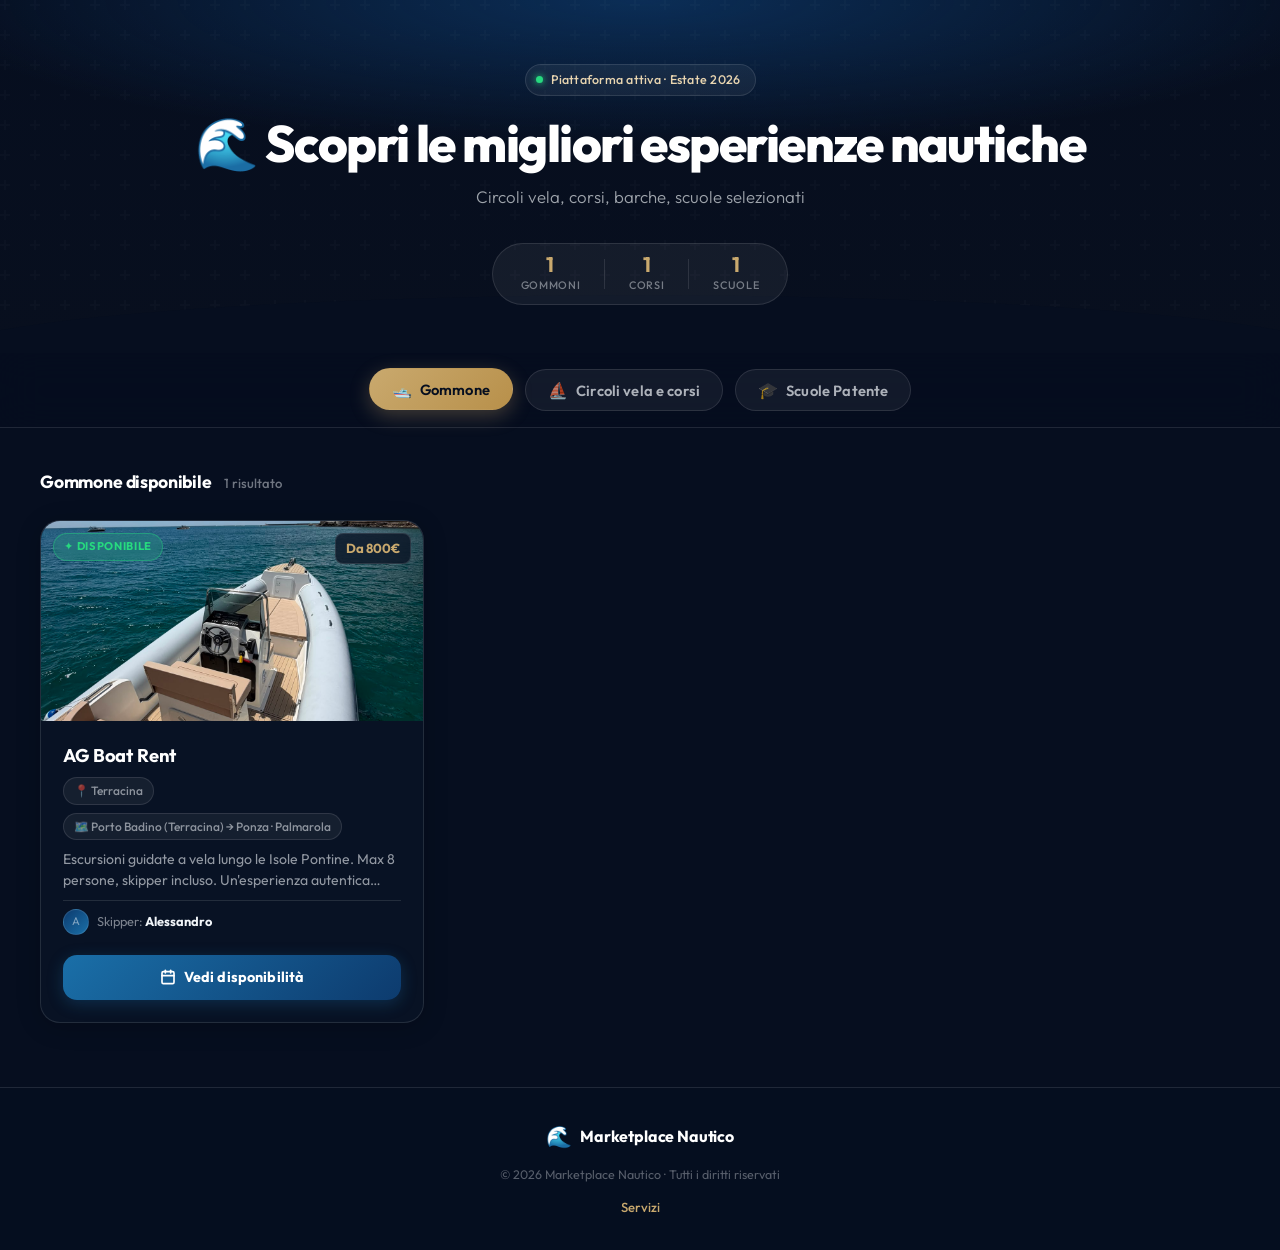
<file: index.html>
<!DOCTYPE html>
<html lang="it">
<head>
  <meta charset="UTF-8" />
  <meta name="viewport" content="width=device-width, initial-scale=1.0" />
  <title>Marketplace Nautico | Barche, Corsi e Scuole</title>
  <meta name="description" content="Il marketplace nautico italiano. Trova barche da noleggiare, corsi di vela e motore, scuole per la patente nautica. Tutto in un'unica piattaforma." />
  <meta name="keywords" content="noleggio barca, corso vela, patente nautica, gommone, skipper, mare" />
  <link rel="preconnect" href="https://fonts.googleapis.com" />
  <link rel="preconnect" href="https://fonts.gstatic.com" crossorigin />
  <link href="https://fonts.googleapis.com/css2?family=Outfit:wght@300;400;500;600;700;800&display=swap" rel="stylesheet" />
  <link rel="stylesheet" href="css/style.css" />
</head>
<body>

  <!-- ══════════════════════════════════════
       HEADER
  ══════════════════════════════════════ -->
  <header id="site-header">
    <div class="header-bg" aria-hidden="true"></div>
    <div class="header-overlay" aria-hidden="true"></div>
    <div class="header-content">
      <div class="header-badge" id="header-badge">
        <span class="badge-dot" aria-hidden="true"></span>
        Piattaforma attiva · Estate 2026
      </div>
      <h1 class="header-title">
        🌊 Scopri le migliori esperienze nautiche
      </h1>
      <p class="header-subtitle">
        Circoli vela, corsi, barche, scuole selezionati
      </p>
      <!-- Stats rapide -->
      <div class="header-stats" aria-label="Statistiche piattaforma">
        <div class="hstat">
          <span class="hstat-val" id="stat-barche">3</span>
          <span class="hstat-lbl">Gommoni</span>
        </div>
        <div class="hstat-div" aria-hidden="true"></div>
        <div class="hstat">
          <span class="hstat-val" id="stat-corsi">2</span>
          <span class="hstat-lbl">Corsi</span>
        </div>
        <div class="hstat-div" aria-hidden="true"></div>
        <div class="hstat">
          <span class="hstat-val" id="stat-scuole">2</span>
          <span class="hstat-lbl">Scuole</span>
        </div>
      </div>
    </div>
  </header>

  <!-- ══════════════════════════════════════
       NAV CATEGORIE
  ══════════════════════════════════════ -->
  <nav id="cat-nav" role="navigation" aria-label="Categorie">
    <div class="nav-inner">
      <button
        class="nav-btn active"
        id="btn-barche"
        data-category="barche"
        aria-pressed="true"
        aria-label="Mostra gommoni">
        <span class="nav-btn-icon" aria-hidden="true">🛥️</span>
        <span>Gommone</span>
      </button>
      <button
        class="nav-btn"
        id="btn-corsi"
        data-category="corsi"
        aria-pressed="false"
        aria-label="Mostra circoli vela e corsi">
        <span class="nav-btn-icon" aria-hidden="true">⛵</span>
        <span>Circoli vela e corsi</span>
      </button>
      <button
        class="nav-btn"
        id="btn-scuole"
        data-category="scuole"
        aria-pressed="false"
        aria-label="Mostra scuole patente">
        <span class="nav-btn-icon" aria-hidden="true">🎓</span>
        <span>Scuole Patente</span>
      </button>
    </div>
  </nav>

  <!-- ══════════════════════════════════════
       AREA CONTENUTO
  ══════════════════════════════════════ -->
  <main id="main-content">
    <div class="container">

      <!-- Label categoria attiva -->
      <div class="category-label-row">
        <span class="category-label" id="category-label">Barche disponibili</span>
        <span class="category-count" id="category-count"></span>
      </div>

      <!-- Grid card (popolata da JS) -->
      <div id="listino" class="card-grid" role="list" aria-live="polite" aria-label="Lista risultati">
        <!-- Popolato da homepage.js -->
      </div>

    </div>
  </main>

  <!-- ══════════════════════════════════════
       FOOTER
  ══════════════════════════════════════ -->
  <footer id="site-footer">
    <div class="footer-inner">
      <div class="footer-brand">
        <span class="footer-logo">🌊</span>
        <span class="footer-name">Marketplace Nautico</span>
      </div>
      <p class="footer-copy">© 2026 Marketplace Nautico · Tutti i diritti riservati</p>
      <nav class="footer-links" aria-label="Link footer">
        <a href="landing.html" class="footer-link">Servizi</a>
      </nav>
    </div>
  </footer>

  <!-- Script: prima i dati, poi la logica -->
  <script src="js/data.js"></script>
  <script src="js/homepage.js"></script>
</body>
</html>
</file>
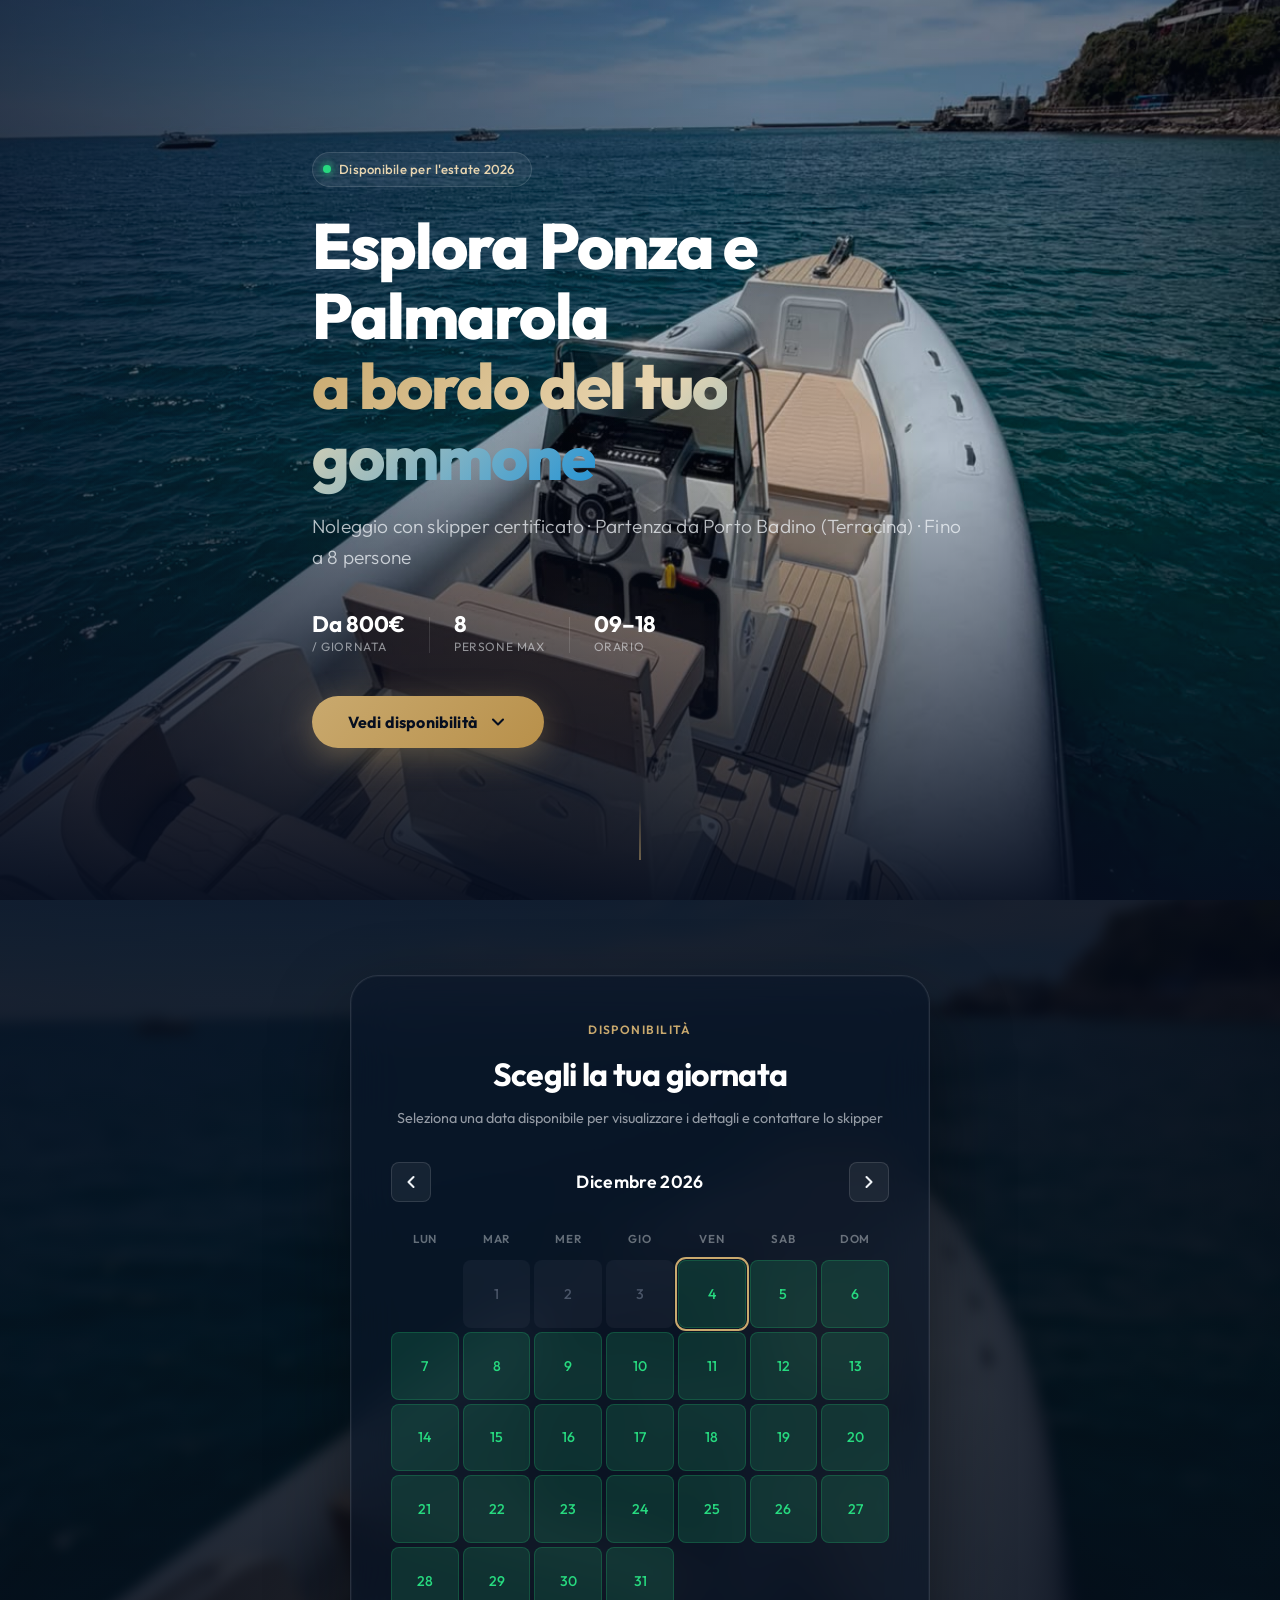
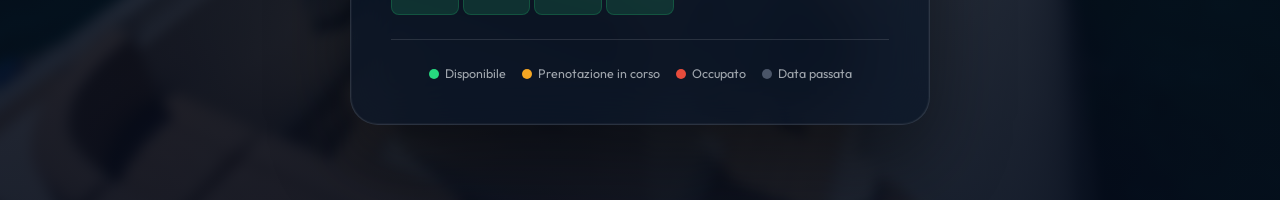
<file: sito_gommone/index.html>
<!DOCTYPE html>
<html lang="it">
<head>
  <meta charset="UTF-8" />
  <meta name="viewport" content="width=device-width, initial-scale=1.0" />
  <title>Noleggio Gommone Terracina | AG Boat Rent</title>
  <meta name="description" content="Noleggia un gommone con skipper certificato a Terracina. Esplora le Isole Pontine, giornate indimenticabili fino a 8 persone. Prenota via WhatsApp." />
  <meta name="keywords" content="noleggio gommone terracina, gommone con skipper, escursioni isole pontine, barca terracina" />
  <link rel="preconnect" href="https://fonts.googleapis.com" />
  <link rel="preconnect" href="https://fonts.gstatic.com" crossorigin />
  <link href="https://fonts.googleapis.com/css2?family=Outfit:wght@300;400;500;600;700;800&display=swap" rel="stylesheet" />
  <link rel="stylesheet" href="style.css" />
</head>
<body>

  <!-- ═══════════════════════════════════════ -->
  <!-- SEZIONE 1 — HERO / LANDING             -->
  <!-- ═══════════════════════════════════════ -->
  <section id="landing" aria-label="Landing page">

    <!-- Video sfondo con fallback immagine -->
    <video id="bg-video" autoplay muted loop playsinline poster="bg.jpg" aria-hidden="true">
      <source src="bg.mp4" type="video/mp4" />
    </video>

    <!-- Overlay gradiente -->
    <div class="hero-overlay" aria-hidden="true"></div>

    <!-- Contenuto hero -->
    <div class="hero-content">

      <!-- Badge superiore -->
      <div class="hero-badge" id="hero-badge">
        <span class="badge-dot"></span>
        Disponibile per l'estate 2026
      </div>

      <h1 class="hero-title">
        Esplora Ponza e Palmarola<br />
        <span class="hero-title-accent">a bordo del tuo gommone</span>
      </h1>

      <p class="hero-subtitle">
        Noleggio con skipper certificato · Partenza da Porto Badino (Terracina) · Fino a 8 persone
      </p>

      <!-- Stats rapide -->
      <div class="hero-stats" id="hero-stats">
        <div class="hero-stat">
          <span class="stat-value">Da 800€</span>
          <span class="stat-label">/ giornata</span>
        </div>
        <div class="hero-stat-divider" aria-hidden="true"></div>
        <div class="hero-stat">
          <span class="stat-value">8</span>
          <span class="stat-label">persone max</span>
        </div>
        <div class="hero-stat-divider" aria-hidden="true"></div>
        <div class="hero-stat">
          <span class="stat-value">09–18</span>
          <span class="stat-label">orario</span>
        </div>
      </div>

      <button class="btn-primary" id="btn-prenota">
        <span>Vedi disponibilità</span>
        <svg xmlns="http://www.w3.org/2000/svg" width="20" height="20" viewBox="0 0 24 24" fill="none" stroke="currentColor" stroke-width="2.5" stroke-linecap="round" stroke-linejoin="round" aria-hidden="true">
          <polyline points="6 9 12 15 18 9"></polyline>
        </svg>
      </button>

    </div>

    <!-- Scroll indicator -->
    <div class="scroll-indicator" aria-hidden="true">
      <div class="scroll-line"></div>
    </div>

  </section>

  <!-- ═══════════════════════════════════════ -->
  <!-- SEZIONE 2 — CALENDARIO                 -->
  <!-- ═══════════════════════════════════════ -->
  <section id="calendar" aria-label="Calendario disponibilità">

    <!-- Sfondo immagine blurred -->
    <div class="calendar-bg" aria-hidden="true"></div>
    <div class="calendar-overlay" aria-hidden="true"></div>

    <div class="calendar-container">

      <!-- Header sezione -->
      <div class="section-header">
        <span class="section-tag">Disponibilità</span>
        <h2 class="section-title">Scegli la tua giornata</h2>
        <p class="section-subtitle">Seleziona una data disponibile per visualizzare i dettagli e contattare lo skipper</p>
      </div>

      <!-- Navigazione mese -->
      <div class="cal-nav" role="navigation" aria-label="Navigazione mese">
        <button class="cal-nav-btn" id="btn-prev-month" aria-label="Mese precedente">
          <svg xmlns="http://www.w3.org/2000/svg" width="20" height="20" viewBox="0 0 24 24" fill="none" stroke="currentColor" stroke-width="2.5" stroke-linecap="round" stroke-linejoin="round"><polyline points="15 18 9 12 15 6"></polyline></svg>
        </button>
        <span class="cal-month-label" id="cal-month-label" aria-live="polite"></span>
        <button class="cal-nav-btn" id="btn-next-month" aria-label="Mese successivo">
          <svg xmlns="http://www.w3.org/2000/svg" width="20" height="20" viewBox="0 0 24 24" fill="none" stroke="currentColor" stroke-width="2.5" stroke-linecap="round" stroke-linejoin="round"><polyline points="9 18 15 12 9 6"></polyline></svg>
        </button>
      </div>

      <!-- Griglia giorni della settimana -->
      <div class="cal-weekdays" role="row" aria-label="Giorni della settimana">
        <span>Lun</span><span>Mar</span><span>Mer</span><span>Gio</span>
        <span>Ven</span><span>Sab</span><span>Dom</span>
      </div>

      <!-- Griglia giorni del mese -->
      <div class="cal-grid" id="cal-grid" role="grid" aria-label="Calendario"></div>

      <!-- Legenda -->
      <div class="cal-legend" aria-label="Legenda colori">
        <div class="legend-item">
          <span class="legend-dot free" aria-hidden="true"></span>
          <span>Disponibile</span>
        </div>
        <div class="legend-item">
          <span class="legend-dot pending" aria-hidden="true"></span>
          <span>Prenotazione in corso</span>
        </div>
        <div class="legend-item">
          <span class="legend-dot booked" aria-hidden="true"></span>
          <span>Occupato</span>
        </div>
        <div class="legend-item">
          <span class="legend-dot past" aria-hidden="true"></span>
          <span>Data passata</span>
        </div>
      </div>

    </div>
  </section>

  <!-- ═══════════════════════════════════════ -->
  <!-- MODAL — SCHEDA SKIPPER                 -->
  <!-- ═══════════════════════════════════════ -->
  <div id="skipper-modal" class="modal-backdrop" role="dialog" aria-modal="true" aria-labelledby="modal-skipper-name" aria-hidden="true">
    <div class="modal-card" id="modal-card">

      <!-- Bottone chiudi -->
      <button class="modal-close" id="modal-close-btn" aria-label="Chiudi">
        <svg xmlns="http://www.w3.org/2000/svg" width="20" height="20" viewBox="0 0 24 24" fill="none" stroke="currentColor" stroke-width="2.5" stroke-linecap="round" stroke-linejoin="round"><line x1="18" y1="6" x2="6" y2="18"></line><line x1="6" y1="6" x2="18" y2="18"></line></svg>
      </button>

      <!-- Banner pending (giallo, visibile solo se data pending) -->
      <div class="pending-banner" id="pending-banner" role="alert" aria-live="assertive" style="display:none">
        <svg xmlns="http://www.w3.org/2000/svg" width="18" height="18" viewBox="0 0 24 24" fill="none" stroke="currentColor" stroke-width="2" stroke-linecap="round" stroke-linejoin="round" aria-hidden="true"><path d="M10.29 3.86L1.82 18a2 2 0 0 0 1.71 3h16.94a2 2 0 0 0 1.71-3L13.71 3.86a2 2 0 0 0-3.42 0z"></path><line x1="12" y1="9" x2="12" y2="13"></line><line x1="12" y1="17" x2="12.01" y2="17"></line></svg>
        <span>Prenotazione in corso! Contatta subito lo skipper per non perdere la giornata.</span>
      </div>

      <!-- Foto + info skipper -->
      <div class="skipper-header">
        <div class="skipper-avatar-wrap">
          <img src="../fotoale.jpg" alt="Foto AG Boat Rent" class="skipper-avatar" id="skipper-avatar" />
          <span class="skipper-online-badge" aria-label="Online"></span>
        </div>
        <div class="skipper-info">
          <h3 class="skipper-name" id="modal-skipper-name"></h3>
          <p class="skipper-role" id="modal-skipper-role"></p>
          <div class="skipper-badge-row">
            <span class="skipper-cert-badge">⚓ Patente nautica</span>
            <span class="skipper-cert-badge">🏝️ Ponza e Palmarola</span>
          </div>
        </div>
      </div>

      <!-- Data selezionata -->
      <div class="selected-date-row">
        <svg xmlns="http://www.w3.org/2000/svg" width="18" height="18" viewBox="0 0 24 24" fill="none" stroke="currentColor" stroke-width="2" stroke-linecap="round" stroke-linejoin="round" aria-hidden="true"><rect x="3" y="4" width="18" height="18" rx="2" ry="2"></rect><line x1="16" y1="2" x2="16" y2="6"></line><line x1="8" y1="2" x2="8" y2="6"></line><line x1="3" y1="10" x2="21" y2="10"></line></svg>
        <span id="modal-selected-date" class="selected-date-label"></span>
      </div>

      <!-- Dettagli noleggio -->
      <div class="details-grid">
        <div class="detail-card">
          <span class="detail-icon">👥</span>
          <span class="detail-label">Capienza</span>
          <span class="detail-value" id="modal-capienza"></span>
        </div>
        <div class="detail-card">
          <span class="detail-icon">💰</span>
          <span class="detail-label">Prezzo</span>
          <span class="detail-value" id="modal-prezzo"></span>
        </div>
        <div class="detail-card">
          <span class="detail-icon">🕐</span>
          <span class="detail-label">Orario</span>
          <span class="detail-value" id="modal-orario"></span>
        </div>
      </div>

      <!-- CTA WhatsApp -->
      <a class="btn-whatsapp" id="modal-wa-link" href="#" target="_blank" rel="noopener noreferrer">
        <svg xmlns="http://www.w3.org/2000/svg" width="22" height="22" viewBox="0 0 24 24" fill="currentColor" aria-hidden="true">
          <path d="M17.472 14.382c-.297-.149-1.758-.867-2.03-.967-.273-.099-.471-.148-.67.15-.197.297-.767.966-.94 1.164-.173.199-.347.223-.644.075-.297-.15-1.255-.463-2.39-1.475-.883-.788-1.48-1.761-1.653-2.059-.173-.297-.018-.458.13-.606.134-.133.298-.347.446-.52.149-.174.198-.298.298-.497.099-.198.05-.371-.025-.52-.075-.149-.669-1.612-.916-2.207-.242-.579-.487-.5-.669-.51-.173-.008-.371-.01-.57-.01-.198 0-.52.074-.792.372-.272.297-1.04 1.016-1.04 2.479 0 1.462 1.065 2.875 1.213 3.074.149.198 2.096 3.2 5.077 4.487.709.306 1.262.489 1.694.625.712.227 1.36.195 1.871.118.571-.085 1.758-.719 2.006-1.413.248-.694.248-1.289.173-1.413-.074-.124-.272-.198-.57-.347m-5.421 7.403h-.004a9.87 9.87 0 01-5.031-1.378l-.361-.214-3.741.982.998-3.648-.235-.374a9.86 9.86 0 01-1.51-5.26c.001-5.45 4.436-9.884 9.888-9.884 2.64 0 5.122 1.03 6.988 2.898a9.825 9.825 0 012.893 6.994c-.003 5.45-4.437 9.884-9.885 9.884m8.413-18.297A11.815 11.815 0 0012.05 0C5.495 0 .16 5.335.157 11.892c0 2.096.547 4.142 1.588 5.945L.057 24l6.305-1.654a11.882 11.882 0 005.683 1.448h.005c6.554 0 11.89-5.335 11.893-11.893a11.821 11.821 0 00-3.48-8.413z"/>
        </svg>
        <span>Contatta lo skipper su WhatsApp</span>
      </a>

      <p class="modal-note">Lo skipper risponde solitamente entro pochi minuti </p>

    </div>
  </div>

  <script src="script.js"></script>
</body>
</html>
</file>
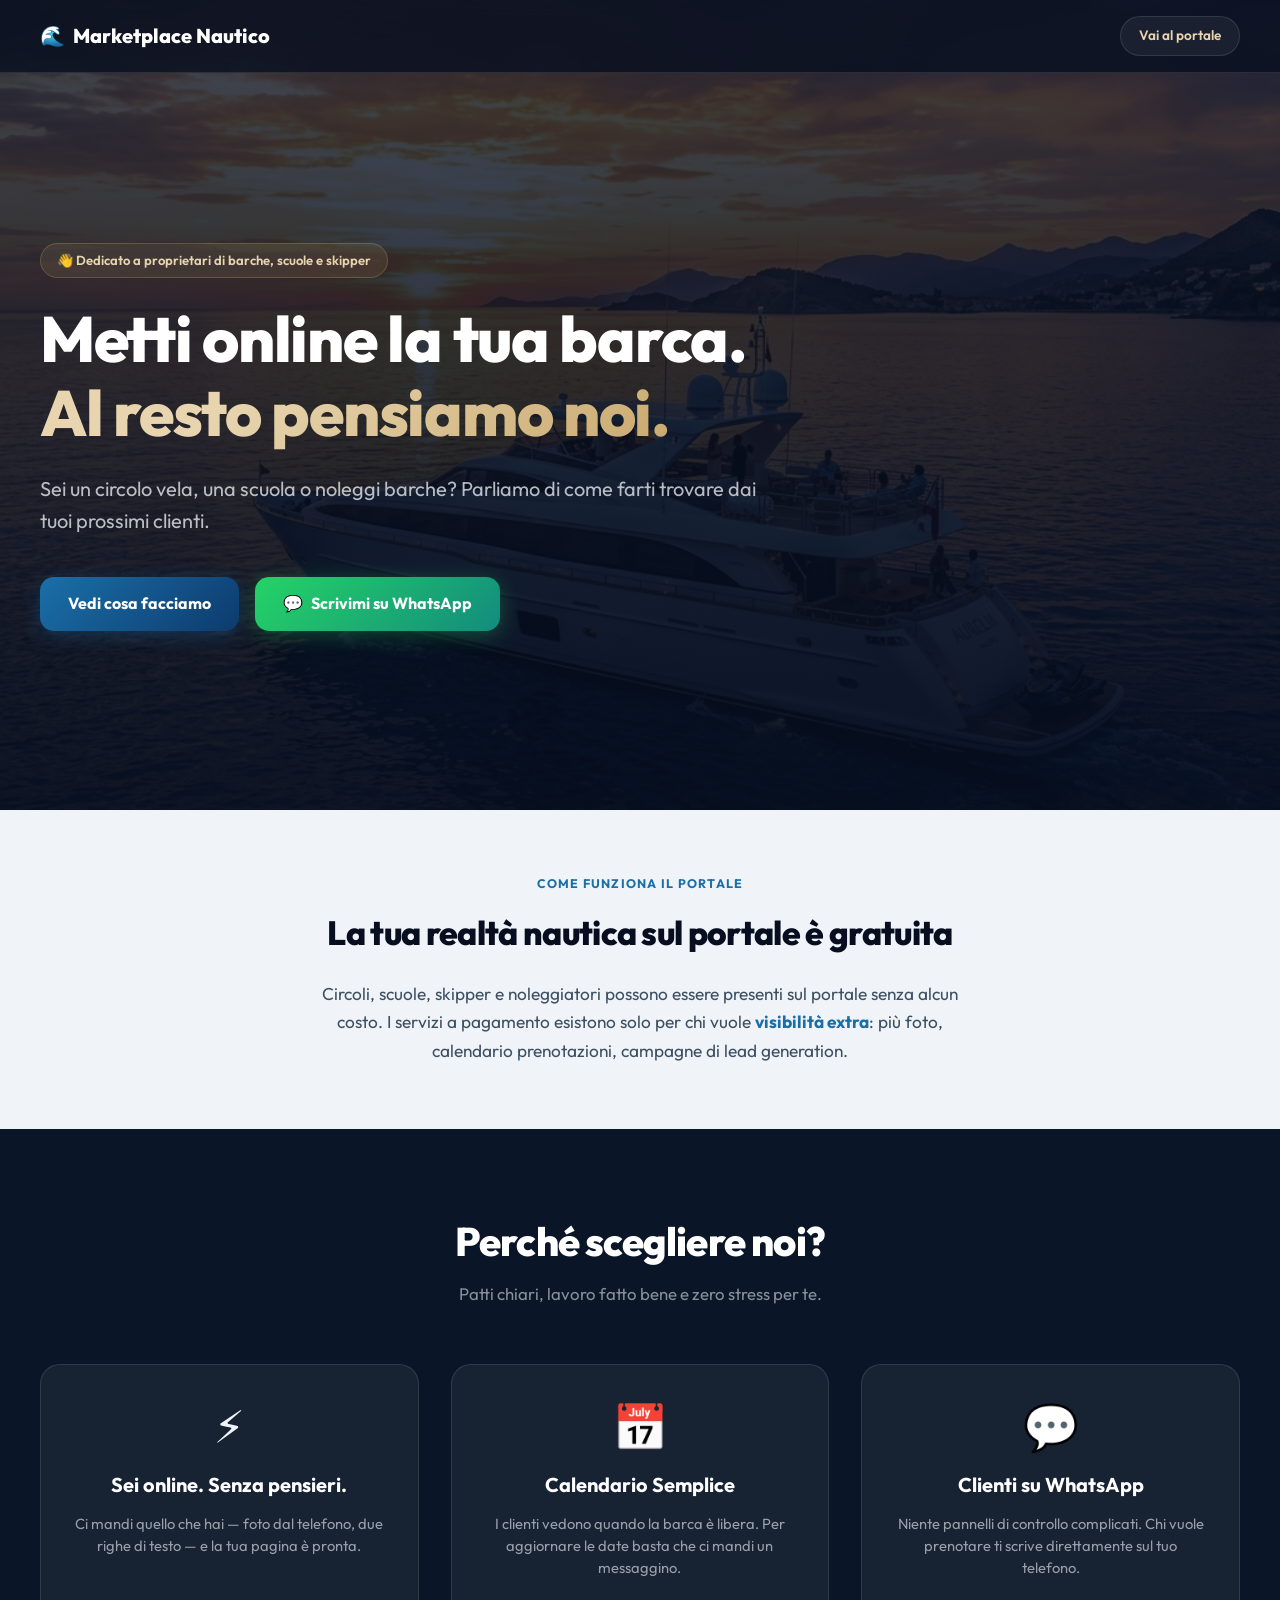
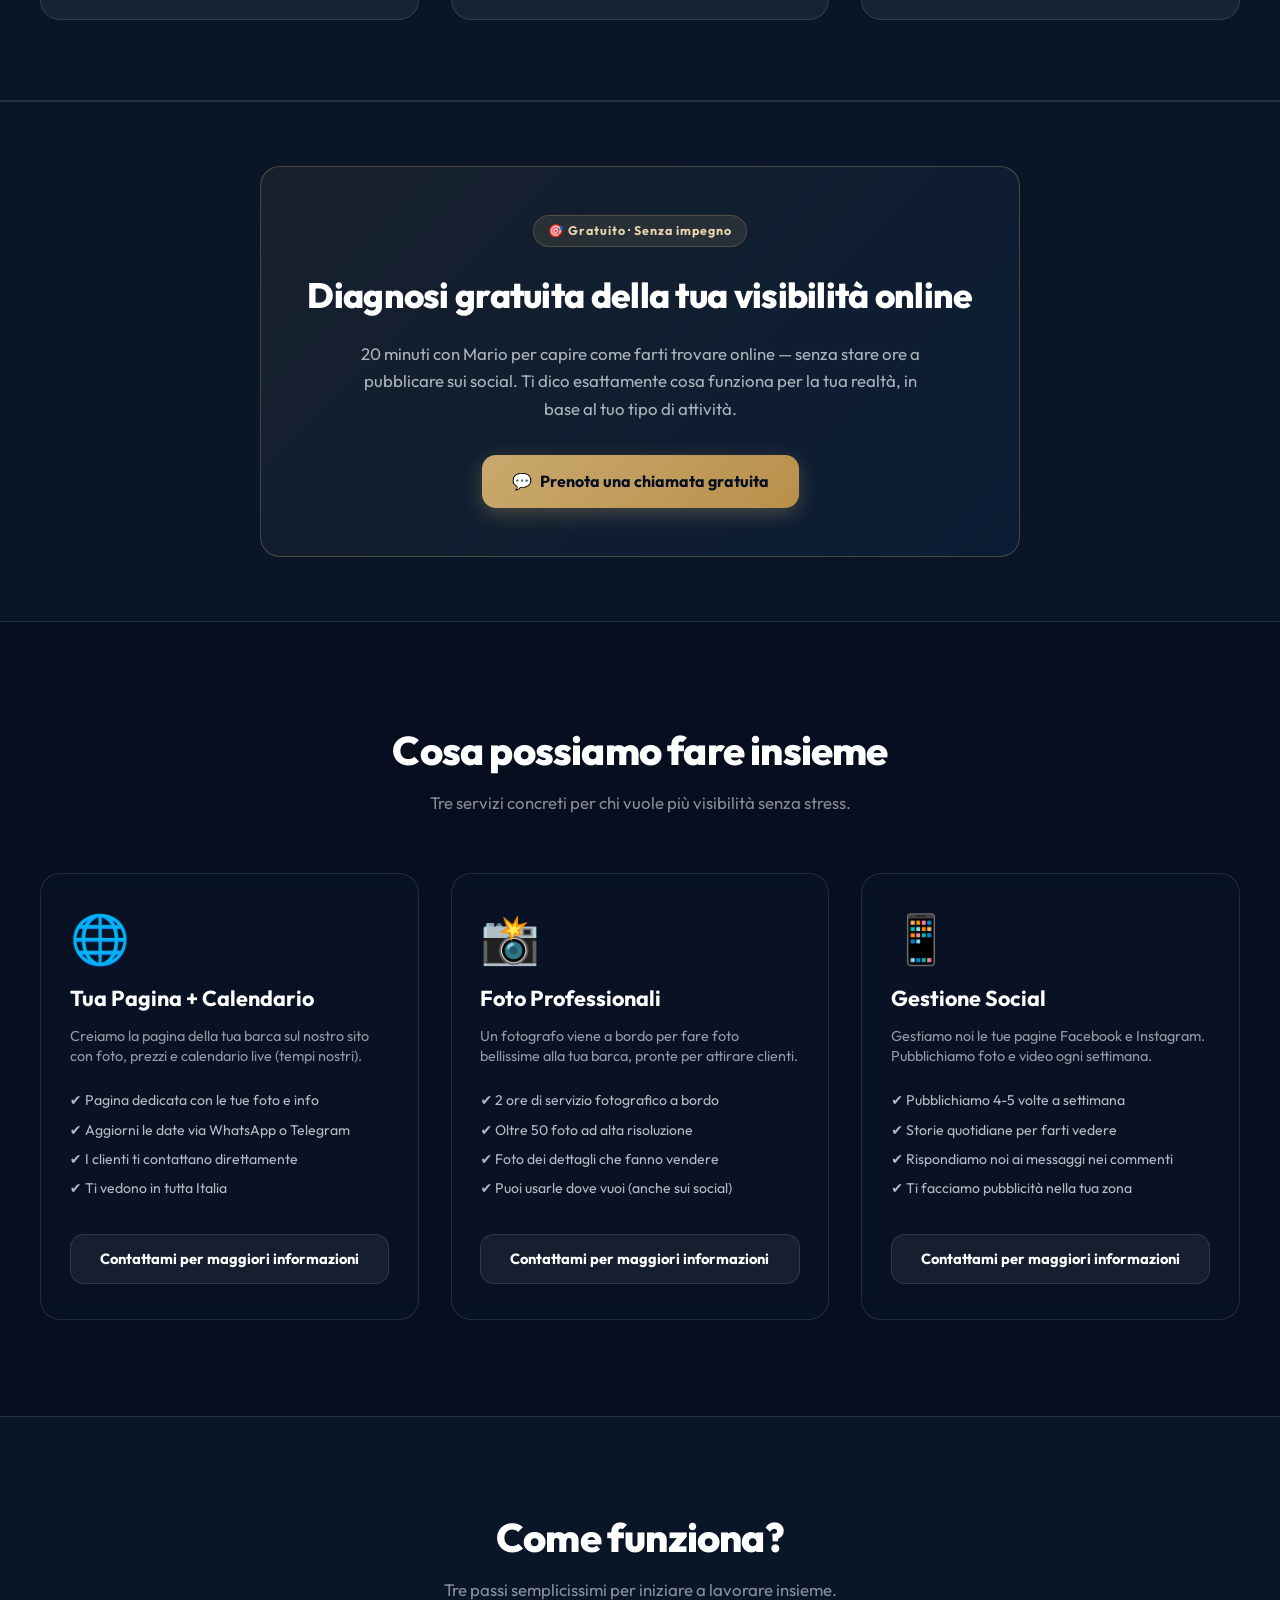
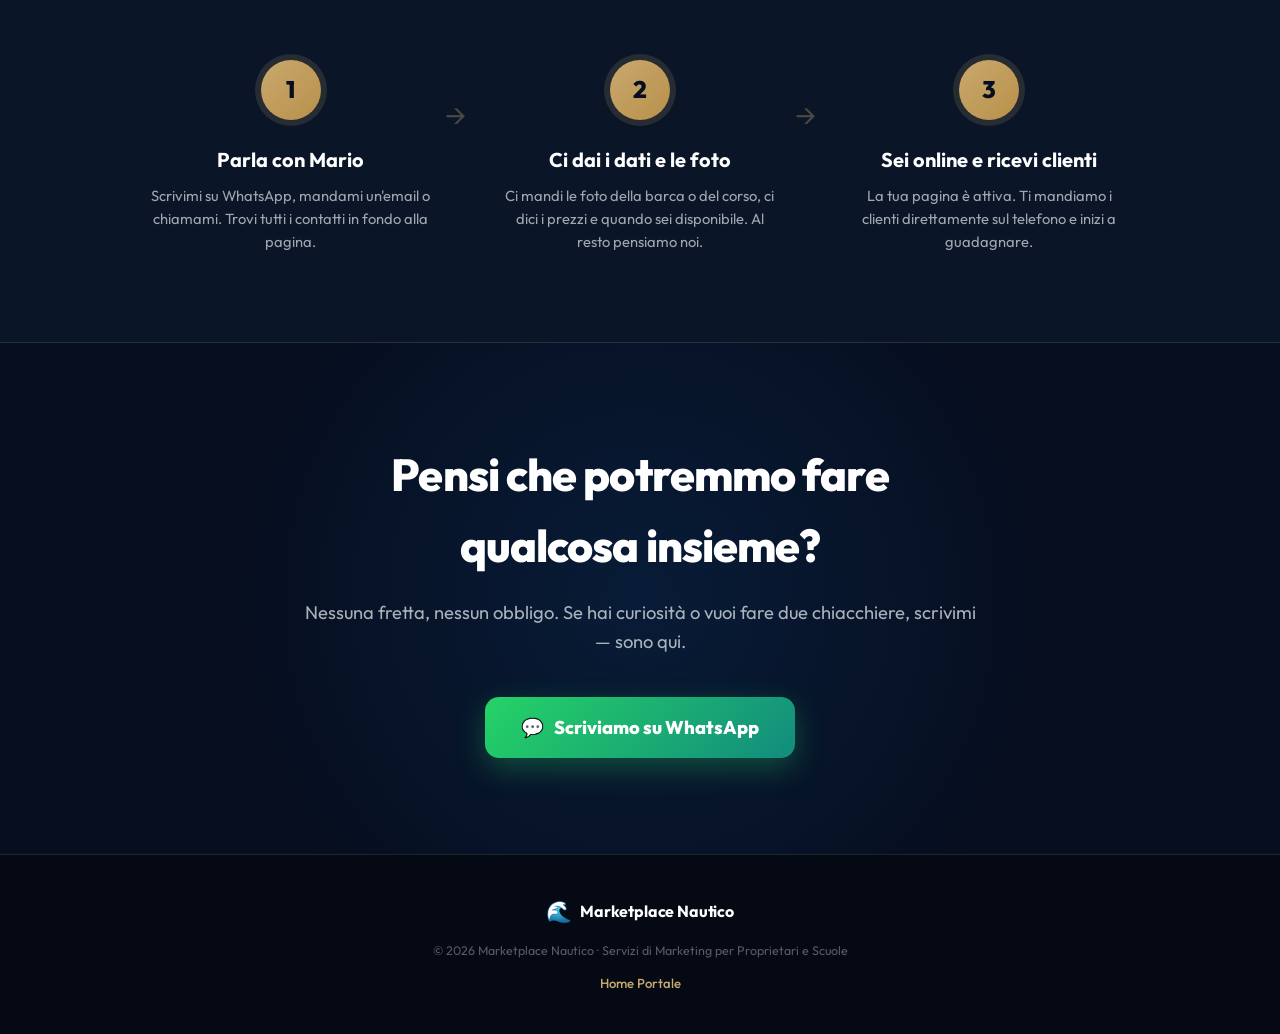
<file: landing.html>
<!DOCTYPE html>
<html lang="it">
<head>
  <meta charset="UTF-8" />
  <meta name="viewport" content="width=device-width, initial-scale=1.0" />
  <title>Metti la tua Barca Online e Trova Clienti | Servizi Marketplace Nautico</title>
  <meta name="description" content="Il portale nautico curato da Mario. Presenza gratuita per circoli, scuole e skipper. Servizi a pagamento solo per chi vuole visibilità extra." />

  <!-- OpenGraph per anteprima WhatsApp professionale -->
  <meta property="og:title" content="Cresci insieme alle migliori realtà nautiche" />
  <meta property="og:description" content="Un community hub curato per le realtà nautiche italiane. Presenza gratuita sul portale, servizi a pagamento solo per chi vuole visibilità extra." />
  <meta property="og:image" content="images/hero-bg.png" />
  <meta property="og:type" content="website" />

  <!-- Font & CSS -->
  <link rel="preconnect" href="https://fonts.googleapis.com" />
  <link rel="preconnect" href="https://fonts.gstatic.com" crossorigin />
  <link href="https://fonts.googleapis.com/css2?family=Outfit:wght@300;400;500;600;700;800&display=swap" rel="stylesheet" />
  <link rel="stylesheet" href="css/style.css" />
  <link rel="stylesheet" href="css/landing.css" />
</head>
<body>

  <!-- ══════════════════════════════════════
       HEADER (Minimale)
       ══════════════════════════════════════ -->
  <header id="landing-header">
    <div class="landing-header-inner">
      <a href="index.html" class="landing-logo">
        <span>🌊</span> Marketplace Nautico
      </a>
      <a href="index.html" class="btn-back-home">
        Vai al portale
      </a>
    </div>
  </header>

  <!-- ══════════════════════════════════════
       HERO SECTION (Forte Impatto)
       ══════════════════════════════════════ -->
  <section class="landing-hero">
    <div class="hero-overlay-dark"></div>
    <div class="hero-container">
      <div class="hero-content">
        <span class="hero-badge">👋 Dedicato a proprietari di barche, scuole e skipper</span>
        <h1 class="hero-title">
          Metti online la tua barca.<br>
          <span class="text-highlight">Al resto pensiamo noi.</span>
        </h1>
        <p class="hero-subtitle">
          Sei un circolo vela, una scuola o noleggi barche? Parliamo di come farti trovare dai tuoi prossimi clienti.
        </p>
        <div class="hero-buttons">
          <a href="#servizi" class="btn-primary">Vedi cosa facciamo</a>
          <a href="https://wa.me/39333123456?text=Ciao!%20Ho%20visto%20la%20pagina%20dei%20servizi%20e%20vorrei%20fare%20due%20chiacchiere%20per%20la%20mia%20barca." target="_blank" class="btn-whatsapp">
            <span>💬</span> Scrivimi su WhatsApp
          </a>
        </div>
      </div>
    </div>
  </section>

  <!-- ══════════════════════════════════════
       VALORE PORTALE (Presenza Gratuita)
       ══════════════════════════════════════ -->
  <section class="value-prop-landing">
    <div class="container">
      <p class="vpl-eyebrow">Come funziona il portale</p>
      <h2 class="vpl-title">La tua realtà nautica sul portale è gratuita</h2>
      <p class="vpl-body">
        Circoli, scuole, skipper e noleggiatori possono essere presenti sul portale senza alcun costo.
        I servizi a pagamento esistono solo per chi vuole <strong>visibilità extra</strong>:
        più foto, calendario prenotazioni, campagne di lead generation.
      </p>
    </div>
  </section>

  <!-- ══════════════════════════════════════
       VALUE PROPOSITION (3 Punti Semplici)
       ══════════════════════════════════════ -->
  <section class="value-prop">
    <div class="container">
      <h2 class="section-title">Perché scegliere noi?</h2>
      <p class="section-subtitle">Patti chiari, lavoro fatto bene e zero stress per te.</p>
      
      <div class="prop-grid">
        <div class="prop-card">
          <div class="prop-icon">⚡</div>
          <h3>Sei online. Senza pensieri.</h3>
          <p>Ci mandi quello che hai — foto dal telefono, due righe di testo — e la tua pagina è pronta.</p>
        </div>
        
        <div class="prop-card">
          <div class="prop-icon">📅</div>
          <h3>Calendario Semplice</h3>
          <p>I clienti vedono quando la barca è libera. Per aggiornare le date basta che ci mandi un messaggino.</p>
        </div>
        
        <div class="prop-card">
          <div class="prop-icon">💬</div>
          <h3>Clienti su WhatsApp</h3>
          <p>Niente pannelli di controllo complicati. Chi vuole prenotare ti scrive direttamente sul tuo telefono.</p>
        </div>
      </div>
    </div>
  </section>

  <!-- ══════════════════════════════════════
       CONSULENZA GRATUITA
       ══════════════════════════════════════ -->
  <section class="consulenza-gratuita">
    <div class="container">
      <div class="consulenza-box">
        <div class="consulenza-badge">🎯 Gratuito · Senza impegno</div>
        <h2 class="consulenza-title">Diagnosi gratuita della tua visibilità online</h2>
        <p class="consulenza-body">
          20 minuti con Mario per capire come farti trovare online — senza stare ore a pubblicare sui social.
          Ti dico esattamente cosa funziona per la tua realtà, in base al tuo tipo di attività.
        </p>
        <a href="https://wa.me/39333123456?text=Ciao!%20Vorrei%20prenotare%20una%20consulenza%20gratuita%20per%20la%20mia%20realt%C3%A0%20nautica." target="_blank" class="btn-consulenza">
          <span>💬</span> Prenota una chiamata gratuita
        </a>
      </div>
    </div>
  </section>

  <!-- ══════════════════════════════════════
       SERVICES SECTION
       ══════════════════════════════════════ -->
  <section id="servizi" class="services-section">
    <div class="container">
      <h2 class="section-title">Cosa possiamo fare insieme</h2>
      <p class="section-subtitle">Tre servizi concreti per chi vuole più visibilità senza stress.</p>
      
      <div class="services-grid">
        
        <!-- Servizio 1 -->
        <div class="service-card">
          <div class="service-icon">🌐</div>
          <h3>Tua Pagina + Calendario</h3>
          <p class="service-desc">Creiamo la pagina della tua barca sul nostro sito con foto, prezzi e calendario live (tempi nostri).</p>
          <ul class="service-features">
            <li>✔️ Pagina dedicata con le tue foto e info</li>
            <li>✔️ Aggiorni le date via WhatsApp o Telegram</li>
            <li>✔️ I clienti ti contattano direttamente</li>
            <li>✔️ Ti vedono in tutta Italia</li>
          </ul>
          <a href="https://wa.me/39333123456?text=Ciao!%20Vorrei%20maggiori%20informazioni%20per%20creare%20la%20mia%20pagina%20con%20calendario%20sul%20vostro%20sito." target="_blank" class="btn-card-cta">
            Contattami per maggiori informazioni
          </a>
        </div>

        <!-- Servizio 2 -->
        <div class="service-card">
          <div class="service-icon">📸</div>
          <h3>Foto Professionali</h3>
          <p class="service-desc">Un fotografo viene a bordo per fare foto bellissime alla tua barca, pronte per attirare clienti.</p>
          <ul class="service-features">
            <li>✔️ 2 ore di servizio fotografico a bordo</li>
            <li>✔️ Oltre 50 foto ad alta risoluzione</li>
            <li>✔️ Foto dei dettagli che fanno vendere</li>
            <li>✔️ Puoi usarle dove vuoi (anche sui social)</li>
          </ul>
          <a href="https://wa.me/39333123456?text=Ciao!%20Vorrei%20prenotare%20un%20servizio%20fotografico%20professionale%20per%20la%20mia%20barca." target="_blank" class="btn-card-cta">
            Contattami per maggiori informazioni
          </a>
        </div>

        <!-- Servizio 3 -->
        <div class="service-card">
          <div class="service-icon">📱</div>
          <h3>Gestione Social</h3>
          <p class="service-desc">Gestiamo noi le tue pagine Facebook e Instagram. Pubblichiamo foto e video ogni settimana.</p>
          <ul class="service-features">
            <li>✔️ Pubblichiamo 4-5 volte a settimana</li>
            <li>✔️ Storie quotidiane per farti vedere</li>
            <li>✔️ Rispondiamo noi ai messaggi nei commenti</li>
            <li>✔️ Ti facciamo pubblicità nella tua zona</li>
          </ul>
          <a href="https://wa.me/39333123456?text=Ciao!%20Vorrei%20maggiori%20informazioni%20sulla%20gestione%20social%20per%20la%20mia%20attivita%20nautica." target="_blank" class="btn-card-cta">
            Contattami per maggiori informazioni
          </a>
        </div>

      </div>
    </div>
  </section>

  <!-- ══════════════════════════════════════
       HOW IT WORKS (3 Step Elementari)
       ══════════════════════════════════════ -->
  <section class="how-it-works">
    <div class="container">
      <h2 class="section-title">Come funziona?</h2>
      <p class="section-subtitle">Tre passi semplicissimi per iniziare a lavorare insieme.</p>
      
      <div class="steps-container">
        <div class="step-card">
          <div class="step-number">1</div>
          <h3>Parla con Mario</h3>
          <p>Scrivimi su WhatsApp, mandami un'email o chiamami. Trovi tutti i contatti in fondo alla pagina.</p>
        </div>
        
        <div class="step-card">
          <div class="step-number">2</div>
          <h3>Ci dai i dati e le foto</h3>
          <p>Ci mandi le foto della barca o del corso, ci dici i prezzi e quando sei disponibile. Al resto pensiamo noi.</p>
        </div>
        
        <div class="step-card">
          <div class="step-number">3</div>
          <h3>Sei online e ricevi clienti</h3>
          <p>La tua pagina è attiva. Ti mandiamo i clienti direttamente sul telefono e inizi a guadagnare.</p>
        </div>
      </div>
    </div>
  </section>

  <!-- ══════════════════════════════════════
       CTA FINALE (Pulsantone WhatsApp)
       ══════════════════════════════════════ -->
  <section class="final-cta">
    <div class="final-cta-bg"></div>
    <div class="container cta-box">
      <h2>Pensi che potremmo fare qualcosa insieme?</h2>
      <p>Nessuna fretta, nessun obbligo. Se hai curiosità o vuoi fare due chiacchiere, scrivimi — sono qui.</p>
      <a href="https://wa.me/39333123456?text=Ciao!%20Ho%20letto%20la%20pagina%20dei%20servizi%20e%20vorrei%20fare%20due%20chiacchiere." target="_blank" class="btn-whatsapp-large">
        <span>💬</span> Scriviamo su WhatsApp
      </a>
    </div>
  </section>

  <!-- ══════════════════════════════════════
       FOOTER
       ══════════════════════════════════════ -->
  <footer id="landing-footer">
    <div class="footer-inner">
      <div class="footer-brand">
        <span class="footer-logo">🌊</span>
        <span class="footer-name">Marketplace Nautico</span>
      </div>
      <p class="footer-copy">© 2026 Marketplace Nautico · Servizi di Marketing per Proprietari e Scuole</p>
      <nav class="footer-links">
        <a href="index.html" class="footer-link">Home Portale</a>
      </nav>
    </div>
  </footer>

  <!-- Bottone WhatsApp Sticky per Mobile -->
  <div class="mobile-sticky-cta">
    <a href="https://wa.me/39333123456?text=Ciao!%20Ho%20visto%20la%20tua%20pagina%20dei%20servizi%20e%20vorrei%20maggiori%20informazioni." target="_blank" class="sticky-wa-btn">
      <span>💬</span> Chiedi informazioni su WhatsApp
    </a>
  </div>

</body>
</html>
</file>
<file: css/style.css>
/* ════════════════════════════════════════════════════════
   MARKETPLACE NAUTICO — css/style.css
   Design coerente con sito_gommone: dark marina, Outfit,
   glassmorphism, micro-animazioni
   ════════════════════════════════════════════════════════ */

/* ── Custom Properties ── */
:root {
  /* Palette marina */
  --sea-deep:      #060e1f;
  --sea-dark:      #0a1628;
  --sea-mid:       #0d3b6e;
  --sea-light:     #1a6fa8;
  --sea-bright:    #2193d6;
  --sand:          #c9a96e;
  --sand-light:    #e8d5b0;
  --white:         #f0f4f8;
  --white-pure:    #ffffff;

  /* Glass */
  --glass-bg:      rgba(255, 255, 255, 0.055);
  --glass-border:  rgba(255, 255, 255, 0.11);
  --glass-hover:   rgba(255, 255, 255, 0.09);

  /* Status */
  --vera:          #27d97f;
  --vera-bg:       rgba(39, 217, 127, 0.12);

  /* Radius */
  --r-sm:  8px;
  --r-md:  14px;
  --r-lg:  20px;
  --r-xl:  28px;

  /* Font */
  --font: 'Outfit', system-ui, sans-serif;

  /* Transitions */
  --t: all 0.22s cubic-bezier(0.4, 0, 0.2, 1);
  --t-slow: all 0.4s cubic-bezier(0.4, 0, 0.2, 1);
}

/* ── Reset ── */
*, *::before, *::after {
  box-sizing: border-box;
  margin: 0;
  padding: 0;
}

html { scroll-behavior: smooth; }

body {
  font-family: var(--font);
  background: var(--sea-deep);
  color: var(--white);
  line-height: 1.6;
  min-height: 100vh;
  overflow-x: hidden;
  -webkit-font-smoothing: antialiased;
}

::selection {
  background: var(--sand);
  color: var(--sea-deep);
}

/* ════════════════════════════════════════════════════════
   HEADER
   ════════════════════════════════════════════════════════ */
#site-header {
  position: relative;
  padding: 4rem 1.5rem 3rem;
  text-align: center;
  overflow: hidden;
}

.header-bg {
  position: absolute;
  inset: 0;
  background:
    radial-gradient(ellipse 80% 60% at 50% 0%, rgba(13, 59, 110, 0.7) 0%, transparent 70%),
    linear-gradient(180deg, #060e1f 0%, #080f1e 100%);
  z-index: 0;
}

/* Onda decorativa in basso */
#site-header::after {
  content: '';
  position: absolute;
  bottom: -2px;
  left: 0;
  right: 0;
  height: 60px;
  background: var(--sea-deep);
  clip-path: ellipse(55% 100% at 50% 100%);
  z-index: 2;
}

.header-overlay {
  position: absolute;
  inset: 0;
  background: url("data:image/svg+xml,%3Csvg width='60' height='60' viewBox='0 0 60 60' xmlns='http://www.w3.org/2000/svg'%3E%3Cg fill='none' fill-rule='evenodd'%3E%3Cg fill='%23ffffff' fill-opacity='0.02'%3E%3Cpath d='M36 34v-4h-2v4h-4v2h4v4h2v-4h4v-2h-4zm0-30V0h-2v4h-4v2h4v4h2V6h4V4h-4zM6 34v-4H4v4H0v2h4v4h2v-4h4v-2H6zM6 4V0H4v4H0v2h4v4h2V6h4V4H6z'/%3E%3C/g%3E%3C/g%3E%3C/svg%3E");
  z-index: 1;
}

.header-content {
  position: relative;
  z-index: 3;
  animation: fadeUp 0.9s cubic-bezier(0.4, 0, 0.2, 1) both;
}

@keyframes fadeUp {
  from { opacity: 0; transform: translateY(28px); }
  to   { opacity: 1; transform: translateY(0); }
}

/* Badge */
.header-badge {
  display: inline-flex;
  align-items: center;
  gap: 8px;
  background: var(--glass-bg);
  border: 1px solid var(--glass-border);
  backdrop-filter: blur(12px);
  border-radius: 100px;
  padding: 5px 14px 5px 10px;
  font-size: 0.78rem;
  font-weight: 500;
  color: var(--sand-light);
  margin-bottom: 1.2rem;
  letter-spacing: 0.02em;
}

.badge-dot {
  width: 7px;
  height: 7px;
  border-radius: 50%;
  background: var(--vera);
  box-shadow: 0 0 7px var(--vera);
  animation: pulse 2s ease-in-out infinite;
}

@keyframes pulse {
  0%, 100% { box-shadow: 0 0 5px var(--vera); }
  50%       { box-shadow: 0 0 14px var(--vera), 0 0 22px rgba(39,217,127,0.25); }
}

.header-title {
  font-size: clamp(2rem, 6vw, 3.2rem);
  font-weight: 800;
  color: var(--white-pure);
  letter-spacing: -0.03em;
  line-height: 1.1;
  margin-bottom: 0.8rem;
}

.header-subtitle {
  font-size: clamp(0.9rem, 2vw, 1.05rem);
  font-weight: 300;
  color: rgba(240, 244, 248, 0.65);
  margin-bottom: 2rem;
}

/* Stats header */
.header-stats {
  display: inline-flex;
  align-items: center;
  gap: 1.5rem;
  background: var(--glass-bg);
  border: 1px solid var(--glass-border);
  border-radius: 100px;
  padding: 10px 28px;
  backdrop-filter: blur(12px);
}

.hstat {
  display: flex;
  flex-direction: column;
  align-items: center;
}

.hstat-val {
  font-size: 1.3rem;
  font-weight: 700;
  color: var(--sand);
  line-height: 1;
}

.hstat-lbl {
  font-size: 0.68rem;
  font-weight: 500;
  text-transform: uppercase;
  letter-spacing: 0.06em;
  color: rgba(240, 244, 248, 0.45);
  margin-top: 2px;
}

.hstat-div {
  width: 1px;
  height: 30px;
  background: var(--glass-border);
}

/* ════════════════════════════════════════════════════════
   NAV CATEGORIE
   ════════════════════════════════════════════════════════ */
#cat-nav {
  position: sticky;
  top: 0;
  z-index: 100;
  padding: 1rem 1.5rem;
  background: rgba(6, 14, 31, 0.85);
  backdrop-filter: blur(20px);
  -webkit-backdrop-filter: blur(20px);
  border-bottom: 1px solid var(--glass-border);
}

.nav-inner {
  display: flex;
  justify-content: center;
  align-items: center;
  gap: 0.75rem;
  flex-wrap: wrap;
  max-width: 600px;
  margin: 0 auto;
}

.nav-btn {
  display: inline-flex;
  align-items: center;
  gap: 8px;
  font-family: var(--font);
  font-size: 0.92rem;
  font-weight: 600;
  padding: 10px 22px;
  border-radius: 100px;
  border: 1.5px solid var(--glass-border);
  background: var(--glass-bg);
  color: rgba(240, 244, 248, 0.7);
  cursor: pointer;
  transition: var(--t);
  letter-spacing: 0.01em;
  white-space: nowrap;
}

.nav-btn-icon {
  font-size: 1rem;
}

.nav-btn:hover {
  background: var(--glass-hover);
  border-color: rgba(201, 169, 110, 0.4);
  color: var(--sand-light);
  transform: translateY(-1px);
}

.nav-btn.active {
  background: linear-gradient(135deg, var(--sand) 0%, #b8904a 100%);
  border-color: transparent;
  color: var(--sea-deep);
  box-shadow: 0 6px 20px rgba(201, 169, 110, 0.3);
  transform: translateY(-1px);
}

.nav-btn.active .nav-btn-icon {
  filter: none;
}

/* ════════════════════════════════════════════════════════
   MAIN CONTENT
   ════════════════════════════════════════════════════════ */
#main-content {
  padding: 2.5rem 1.5rem 4rem;
  min-height: 60vh;
}

.container {
  max-width: 1200px;
  margin: 0 auto;
}

/* Label categoria */
.category-label-row {
  display: flex;
  align-items: baseline;
  gap: 0.75rem;
  margin-bottom: 1.5rem;
}

.category-label {
  font-size: 1.1rem;
  font-weight: 700;
  color: var(--white-pure);
  letter-spacing: -0.01em;
}

.category-count {
  font-size: 0.82rem;
  font-weight: 500;
  color: rgba(240, 244, 248, 0.45);
}

/* ════════════════════════════════════════════════════════
   CARD GRID
   ════════════════════════════════════════════════════════ */
.card-grid {
  display: grid;
  grid-template-columns: repeat(auto-fill, minmax(320px, 1fr));
  gap: 1.5rem;
  animation: gridFadeIn 0.45s ease both;
}

@keyframes gridFadeIn {
  from { opacity: 0; transform: translateY(16px); }
  to   { opacity: 1; transform: translateY(0); }
}

/* Animazione cambio categoria */
.card-grid.switching {
  animation: gridFadeIn 0.35s ease both;
}

/* ── Singola Card ── */
.card {
  background: rgba(10, 22, 40, 0.6);
  border: 1px solid var(--glass-border);
  border-radius: var(--r-lg);
  overflow: hidden;
  transition: var(--t-slow);
  backdrop-filter: blur(12px);
  -webkit-backdrop-filter: blur(12px);
  display: flex;
  flex-direction: column;
  box-shadow: 0 4px 24px rgba(0, 0, 0, 0.2);
}

.card:hover {
  transform: translateY(-6px);
  border-color: rgba(201, 169, 110, 0.25);
  box-shadow: 0 16px 48px rgba(0, 0, 0, 0.35), 0 0 0 1px rgba(201, 169, 110, 0.1);
}

/* Immagine card */
.card-img-wrap {
  position: relative;
  width: 100%;
  height: 200px;
  overflow: hidden;
  flex-shrink: 0;
}

.card-img {
  width: 100%;
  height: 100%;
  object-fit: cover;
  display: block;
  transition: transform 0.5s ease;
}

.card:hover .card-img {
  transform: scale(1.05);
}

/* Badge VERA / TEMPLATE */
.card-badge {
  position: absolute;
  top: 12px;
  left: 12px;
  display: inline-flex;
  align-items: center;
  gap: 5px;
  font-size: 0.7rem;
  font-weight: 700;
  letter-spacing: 0.06em;
  text-transform: uppercase;
  padding: 4px 10px;
  border-radius: 100px;
}

.card-badge.vera {
  background: rgba(39, 217, 127, 0.15);
  border: 1px solid rgba(39, 217, 127, 0.4);
  color: #27d97f;
  backdrop-filter: blur(8px);
}

.card-badge.template {
  background: rgba(255, 255, 255, 0.08);
  border: 1px solid rgba(255, 255, 255, 0.15);
  color: rgba(240, 244, 248, 0.55);
  backdrop-filter: blur(8px);
}

/* Prezzo badge in alto a destra */
.card-price-badge {
  position: absolute;
  top: 12px;
  right: 12px;
  background: rgba(6, 14, 31, 0.75);
  border: 1px solid var(--glass-border);
  border-radius: var(--r-sm);
  padding: 4px 10px;
  font-size: 0.82rem;
  font-weight: 700;
  color: var(--sand);
  backdrop-filter: blur(8px);
}

/* Body card */
.card-body {
  padding: 1.4rem;
  flex: 1;
  display: flex;
  flex-direction: column;
  gap: 0.5rem;
}

.card-title {
  font-size: 1.15rem;
  font-weight: 700;
  color: var(--white-pure);
  letter-spacing: -0.01em;
  line-height: 1.3;
}

.card-meta {
  display: flex;
  flex-wrap: wrap;
  gap: 0.5rem;
  margin: 0.1rem 0;
}

.card-meta-pill {
  display: inline-flex;
  align-items: center;
  gap: 4px;
  font-size: 0.75rem;
  font-weight: 500;
  color: rgba(240, 244, 248, 0.55);
  background: var(--glass-bg);
  border: 1px solid var(--glass-border);
  border-radius: 100px;
  padding: 3px 10px;
}

.card-desc {
  font-size: 0.88rem;
  color: rgba(240, 244, 248, 0.6);
  line-height: 1.5;
  flex: 1;
  display: -webkit-box;
  -webkit-line-clamp: 2;
  -webkit-box-orient: vertical;
  overflow: hidden;
}

/* Link sito inline nella card */
.card-site-inline {
  display: inline-flex;
  align-items: center;
  gap: 5px;
  font-size: 0.82rem;
  color: var(--sand-light, #c9a96e);
  text-decoration: none;
  font-weight: 500;
  transition: opacity 0.2s;
}

.card-site-inline img {
  border-radius: 3px;
  flex-shrink: 0;
  background: #fff;
  padding: 1px;
}

.card-site-inline:hover {
  opacity: 0.75;
  text-decoration: underline;
}

/* Skipper info (solo barche) */
.card-skipper {
  display: flex;
  align-items: center;
  gap: 8px;
  font-size: 0.8rem;
  color: rgba(240, 244, 248, 0.5);
  padding-top: 0.5rem;
  border-top: 1px solid var(--glass-border);
  margin-top: auto;
}

.card-skipper-icon {
  width: 26px;
  height: 26px;
  border-radius: 50%;
  background: linear-gradient(135deg, var(--sea-mid), var(--sea-light));
  border: 1px solid var(--glass-border);
  display: flex;
  align-items: center;
  justify-content: center;
  font-size: 0.7rem;
  flex-shrink: 0;
}

/* CTA Bottone */
.card-cta {
  display: flex;
  align-items: center;
  justify-content: center;
  gap: 8px;
  width: 100%;
  padding: 11px 20px;
  border-radius: var(--r-md);
  font-family: var(--font);
  font-size: 0.9rem;
  font-weight: 700;
  text-decoration: none;
  border: none;
  cursor: pointer;
  transition: var(--t);
  letter-spacing: 0.01em;
  margin-top: 0.75rem;
}

/* CTA Barca — blu mare */
.card-cta.cta-barca {
  background: linear-gradient(135deg, var(--sea-light) 0%, var(--sea-mid) 100%);
  color: var(--white-pure);
  box-shadow: 0 4px 16px rgba(26, 111, 168, 0.3);
}

.card-cta.cta-barca:hover {
  transform: translateY(-2px);
  box-shadow: 0 8px 24px rgba(26, 111, 168, 0.45);
}

/* CTA WhatsApp — verde */
.card-cta.cta-wa {
  background: linear-gradient(135deg, #25d366 0%, #128c7e 100%);
  color: var(--white-pure);
  box-shadow: 0 4px 16px rgba(37, 211, 102, 0.25);
}

.card-cta.cta-wa:hover {
  transform: translateY(-2px);
  box-shadow: 0 8px 24px rgba(37, 211, 102, 0.4);
}

/* ── Empty state ── */
.empty-state {
  grid-column: 1 / -1;
  text-align: center;
  padding: 4rem 2rem;
  color: rgba(240, 244, 248, 0.35);
}

.empty-state-icon {
  font-size: 3rem;
  display: block;
  margin-bottom: 1rem;
  opacity: 0.4;
}

.empty-state-text {
  font-size: 1rem;
  font-weight: 400;
}

/* ── Skeleton loader ── */
.skeleton-card {
  background: var(--glass-bg);
  border: 1px solid var(--glass-border);
  border-radius: var(--r-lg);
  overflow: hidden;
  animation: shimmer 1.5s ease-in-out infinite;
}

.skeleton-img {
  width: 100%;
  height: 200px;
  background: rgba(255, 255, 255, 0.04);
}

.skeleton-body {
  padding: 1.4rem;
  display: flex;
  flex-direction: column;
  gap: 0.7rem;
}

.skeleton-line {
  height: 14px;
  border-radius: 4px;
  background: rgba(255, 255, 255, 0.05);
}

.skeleton-line.w-70 { width: 70%; }
.skeleton-line.w-50 { width: 50%; }
.skeleton-line.w-90 { width: 90%; }

@keyframes shimmer {
  0%, 100% { opacity: 0.6; }
  50%       { opacity: 1; }
}

/* ════════════════════════════════════════════════════════
   FOOTER
   ════════════════════════════════════════════════════════ */
#site-footer {
  background: rgba(6, 14, 31, 0.95);
  border-top: 1px solid var(--glass-border);
  padding: 2rem 1.5rem;
}

.footer-inner {
  max-width: 1200px;
  margin: 0 auto;
  display: flex;
  flex-direction: column;
  align-items: center;
  gap: 0.75rem;
  text-align: center;
}

.footer-brand {
  display: flex;
  align-items: center;
  gap: 8px;
}

.footer-logo {
  font-size: 1.3rem;
}

.footer-name {
  font-size: 1rem;
  font-weight: 700;
  color: var(--white-pure);
  letter-spacing: -0.01em;
}

.footer-copy {
  font-size: 0.78rem;
  color: rgba(240, 244, 248, 0.35);
}

.footer-links {
  display: flex;
  align-items: center;
  gap: 0.75rem;
  flex-wrap: wrap;
  justify-content: center;
}

.footer-link {
  font-size: 0.82rem;
  font-weight: 500;
  color: var(--sand);
  text-decoration: none;
  transition: var(--t);
}

.footer-link:hover {
  color: var(--sand-light);
  text-decoration: underline;
}

/* ════════════════════════════════════════════════════════
   RESPONSIVE
   ════════════════════════════════════════════════════════ */
@media (max-width: 768px) {
  #site-header {
    padding: 3rem 1rem 2.5rem;
  }

  .header-stats {
    gap: 1rem;
    padding: 8px 20px;
  }

  .hstat-val {
    font-size: 1.1rem;
  }

  .nav-inner {
    gap: 0.5rem;
  }

  .nav-btn {
    font-size: 0.82rem;
    padding: 8px 16px;
  }

  .card-grid {
    grid-template-columns: 1fr;
  }

  #main-content {
    padding: 2rem 1rem 3rem;
  }
}

@media (min-width: 769px) and (max-width: 1100px) {
  .card-grid {
    grid-template-columns: repeat(2, 1fr);
  }
}

@media (prefers-reduced-motion: reduce) {
  *, *::before, *::after {
    animation-duration: 0.01ms !important;
    transition-duration: 0.01ms !important;
  }
}
</file>
<file: sito_gommone/style.css>
/* ═══════════════════════════════════════════════════════════
   GOMMONE BOOKING — style.css
   Design system: palette marina, Outfit font, glassmorphism
   ═══════════════════════════════════════════════════════════ */

/* ── CSS Custom Properties ── */
:root {
  /* Palette */
  --sea-deep:      #060e1f;
  --sea-dark:      #0a1628;
  --sea-mid:       #0d3b6e;
  --sea-light:     #1a6fa8;
  --sea-bright:    #2193d6;
  --sand:          #c9a96e;
  --sand-light:    #e8d5b0;
  --white:         #f0f4f8;
  --white-pure:    #ffffff;

  /* Status colors */
  --free:          #27d97f;
  --free-bg:       rgba(39, 217, 127, 0.15);
  --pending:       #f5a623;
  --pending-bg:    rgba(245, 166, 35, 0.15);
  --booked:        #e74c3c;
  --booked-bg:     rgba(231, 76, 60, 0.15);
  --past:          #4a5568;
  --past-bg:       rgba(74, 85, 104, 0.15);

  /* Glass */
  --glass-bg:      rgba(255, 255, 255, 0.06);
  --glass-border:  rgba(255, 255, 255, 0.12);
  --glass-hover:   rgba(255, 255, 255, 0.10);

  /* Spacing */
  --radius-sm:     8px;
  --radius-md:     14px;
  --radius-lg:     20px;
  --radius-xl:     28px;

  /* Typography */
  --font:          'Outfit', system-ui, sans-serif;

  /* Transitions */
  --transition:    all 0.22s cubic-bezier(0.4, 0, 0.2, 1);
  --transition-slow: all 0.4s cubic-bezier(0.4, 0, 0.2, 1);
}

/* ── Reset & Base ── */
*, *::before, *::after {
  box-sizing: border-box;
  margin: 0;
  padding: 0;
}

html {
  scroll-behavior: smooth;
  scroll-snap-type: y mandatory;
}

body {
  font-family: var(--font);
  background: var(--sea-deep);
  color: var(--white);
  line-height: 1.6;
  overflow-x: hidden;
  -webkit-font-smoothing: antialiased;
}

/* ── Selection ── */
::selection {
  background: var(--sand);
  color: var(--sea-deep);
}


/* ═══════════════════════════════════════════════════════════
   SEZIONE 1 — HERO / LANDING
   ═══════════════════════════════════════════════════════════ */

#landing {
  position: relative;
  min-height: 100svh;
  display: flex;
  align-items: center;
  justify-content: center;
  overflow: hidden;
  scroll-snap-align: start;
}

/* Video sfondo */
#bg-video {
  position: absolute;
  inset: 0;
  width: 100%;
  height: 100%;
  object-fit: cover;
  z-index: 0;
}

/* Overlay gradiente multi-layer */
.hero-overlay {
  position: absolute;
  inset: 0;
  z-index: 1;
  background:
    linear-gradient(to top, rgba(6, 14, 31, 0.95) 0%, rgba(6, 14, 31, 0.2) 50%, rgba(6, 14, 31, 0.4) 100%),
    linear-gradient(to right, rgba(6, 14, 31, 0.6) 0%, transparent 60%);
}

/* Contenuto hero */
.hero-content {
  position: relative;
  z-index: 2;
  max-width: 720px;
  padding: 2rem;
  animation: heroFadeIn 1.2s cubic-bezier(0.4, 0, 0.2, 1) both;
}

@keyframes heroFadeIn {
  from {
    opacity: 0;
    transform: translateY(40px);
  }
  to {
    opacity: 1;
    transform: translateY(0);
  }
}

/* Badge "Disponibile estate 2026" */
.hero-badge {
  display: inline-flex;
  align-items: center;
  gap: 8px;
  background: var(--glass-bg);
  border: 1px solid var(--glass-border);
  backdrop-filter: blur(12px);
  -webkit-backdrop-filter: blur(12px);
  border-radius: 100px;
  padding: 6px 16px 6px 10px;
  font-size: 0.82rem;
  font-weight: 500;
  color: var(--sand-light);
  margin-bottom: 1.5rem;
  letter-spacing: 0.02em;
  animation: heroFadeIn 1.2s 0.15s cubic-bezier(0.4, 0, 0.2, 1) both;
}

.badge-dot {
  width: 8px;
  height: 8px;
  border-radius: 50%;
  background: var(--free);
  box-shadow: 0 0 8px var(--free);
  animation: pulse 2s ease-in-out infinite;
}

@keyframes pulse {
  0%, 100% { box-shadow: 0 0 6px var(--free); }
  50%       { box-shadow: 0 0 14px var(--free), 0 0 24px rgba(39, 217, 127, 0.3); }
}

/* Titolo principale */
.hero-title {
  font-size: clamp(2.4rem, 6vw, 4rem);
  font-weight: 800;
  line-height: 1.1;
  letter-spacing: -0.03em;
  color: var(--white-pure);
  margin-bottom: 1.2rem;
  animation: heroFadeIn 1.2s 0.25s cubic-bezier(0.4, 0, 0.2, 1) both;
}

.hero-title-accent {
  background: linear-gradient(135deg, var(--sand) 0%, var(--sand-light) 50%, var(--sea-bright) 100%);
  -webkit-background-clip: text;
  -webkit-text-fill-color: transparent;
  background-clip: text;
}

/* Sottotitolo */
.hero-subtitle {
  font-size: clamp(1rem, 2.5vw, 1.2rem);
  font-weight: 300;
  color: rgba(240, 244, 248, 0.75);
  margin-bottom: 2.5rem;
  letter-spacing: 0.01em;
  animation: heroFadeIn 1.2s 0.35s cubic-bezier(0.4, 0, 0.2, 1) both;
}

/* Stats rapide */
.hero-stats {
  display: flex;
  align-items: center;
  gap: 1.5rem;
  margin-bottom: 2.5rem;
  animation: heroFadeIn 1.2s 0.45s cubic-bezier(0.4, 0, 0.2, 1) both;
}

.hero-stat {
  display: flex;
  flex-direction: column;
  align-items: flex-start;
}

.stat-value {
  font-size: 1.4rem;
  font-weight: 700;
  color: var(--white-pure);
  line-height: 1;
}

.stat-label {
  font-size: 0.75rem;
  font-weight: 400;
  color: rgba(240, 244, 248, 0.55);
  letter-spacing: 0.05em;
  text-transform: uppercase;
  margin-top: 2px;
}

.hero-stat-divider {
  width: 1px;
  height: 36px;
  background: var(--glass-border);
}

/* CTA Button */
.btn-primary {
  display: inline-flex;
  align-items: center;
  gap: 10px;
  background: linear-gradient(135deg, var(--sand) 0%, #b8904a 100%);
  color: var(--sea-deep);
  font-family: var(--font);
  font-size: 1rem;
  font-weight: 700;
  border: none;
  border-radius: 100px;
  padding: 16px 36px;
  cursor: pointer;
  letter-spacing: 0.01em;
  transition: var(--transition);
  box-shadow: 0 8px 32px rgba(201, 169, 110, 0.35);
  animation: heroFadeIn 1.2s 0.55s cubic-bezier(0.4, 0, 0.2, 1) both;
}

.btn-primary:hover {
  transform: translateY(-3px);
  box-shadow: 0 12px 40px rgba(201, 169, 110, 0.5);
}

.btn-primary:active {
  transform: translateY(-1px);
}

.btn-primary svg {
  transition: transform 0.3s ease;
  animation: bounce 2s ease-in-out infinite;
}

@keyframes bounce {
  0%, 100% { transform: translateY(0); }
  50%       { transform: translateY(4px); }
}

/* Scroll indicator */
.scroll-indicator {
  position: absolute;
  bottom: 2.5rem;
  left: 50%;
  transform: translateX(-50%);
  z-index: 2;
  display: flex;
  flex-direction: column;
  align-items: center;
}

.scroll-line {
  width: 1px;
  height: 60px;
  background: linear-gradient(to bottom, transparent, var(--sand));
  animation: scrollLine 2s ease-in-out infinite;
}

@keyframes scrollLine {
  0%   { transform: scaleY(0); transform-origin: top; opacity: 0; }
  50%  { transform: scaleY(1); transform-origin: top; opacity: 1; }
  100% { transform: scaleY(0); transform-origin: bottom; opacity: 0; }
}


/* ═══════════════════════════════════════════════════════════
   SEZIONE 2 — CALENDARIO
   ═══════════════════════════════════════════════════════════ */

#calendar {
  position: relative;
  min-height: 100svh;
  display: flex;
  align-items: center;
  justify-content: center;
  padding: 4rem 1.5rem;
  overflow: hidden;
  scroll-snap-align: start;
}

/* Sfondo immagine blurred */
.calendar-bg {
  position: absolute;
  inset: 0;
  background-image: url('bg.jpg');
  background-size: cover;
  background-position: center;
  filter: blur(6px) brightness(0.4) saturate(1.2);
  transform: scale(1.05);
  z-index: 0;
}

.calendar-overlay {
  position: absolute;
  inset: 0;
  background: linear-gradient(
    to bottom,
    rgba(6, 14, 31, 0.7) 0%,
    rgba(6, 14, 31, 0.55) 50%,
    rgba(6, 14, 31, 0.75) 100%
  );
  z-index: 1;
}

/* Contenitore principale calendario */
.calendar-container {
  position: relative;
  z-index: 2;
  width: 100%;
  max-width: 580px;
  background: rgba(10, 22, 40, 0.65);
  border: 1px solid var(--glass-border);
  border-radius: var(--radius-xl);
  backdrop-filter: blur(24px);
  -webkit-backdrop-filter: blur(24px);
  padding: 2.5rem;
  box-shadow:
    0 32px 80px rgba(0, 0, 0, 0.4),
    0 0 0 1px rgba(255, 255, 255, 0.04) inset;
}

/* Header sezione */
.section-header {
  text-align: center;
  margin-bottom: 2rem;
}

.section-tag {
  display: inline-block;
  font-size: 0.75rem;
  font-weight: 600;
  letter-spacing: 0.12em;
  text-transform: uppercase;
  color: var(--sand);
  margin-bottom: 0.6rem;
}

.section-title {
  font-size: clamp(1.6rem, 4vw, 2rem);
  font-weight: 700;
  color: var(--white-pure);
  margin-bottom: 0.5rem;
  letter-spacing: -0.02em;
}

.section-subtitle {
  font-size: 0.9rem;
  color: rgba(240, 244, 248, 0.6);
  line-height: 1.5;
}

/* Navigazione mese */
.cal-nav {
  display: flex;
  align-items: center;
  justify-content: space-between;
  margin-bottom: 1.5rem;
}

.cal-nav-btn {
  display: flex;
  align-items: center;
  justify-content: center;
  width: 40px;
  height: 40px;
  background: var(--glass-bg);
  border: 1px solid var(--glass-border);
  border-radius: var(--radius-sm);
  color: var(--white);
  cursor: pointer;
  transition: var(--transition);
}

.cal-nav-btn:hover {
  background: var(--glass-hover);
  border-color: var(--sand);
  color: var(--sand);
  transform: scale(1.05);
}

.cal-month-label {
  font-size: 1.1rem;
  font-weight: 600;
  color: var(--white-pure);
  letter-spacing: 0.02em;
  text-transform: capitalize;
}

/* Intestazione giorni settimana */
.cal-weekdays {
  display: grid;
  grid-template-columns: repeat(7, 1fr);
  gap: 4px;
  margin-bottom: 8px;
  text-align: center;
}

.cal-weekdays span {
  font-size: 0.72rem;
  font-weight: 600;
  letter-spacing: 0.06em;
  text-transform: uppercase;
  color: rgba(240, 244, 248, 0.4);
  padding: 4px 0;
}

/* Griglia giorni */
.cal-grid {
  display: grid;
  grid-template-columns: repeat(7, 1fr);
  gap: 4px;
}

/* Cella giorno */
.cal-day {
  aspect-ratio: 1;
  display: flex;
  align-items: center;
  justify-content: center;
  border-radius: var(--radius-sm);
  font-size: 0.88rem;
  font-weight: 500;
  cursor: default;
  transition: var(--transition);
  border: 1px solid transparent;
  position: relative;
  user-select: none;
}

/* Giorno vuoto (padding mese) */
.cal-day.empty {
  background: transparent;
}

/* Giorno passato */
.cal-day.past {
  color: var(--past);
  background: var(--past-bg);
  cursor: not-allowed;
}

/* Giorno libero */
.cal-day.free {
  color: var(--free);
  background: var(--free-bg);
  border-color: rgba(39, 217, 127, 0.2);
  cursor: pointer;
}

.cal-day.free:hover {
  background: rgba(39, 217, 127, 0.25);
  border-color: var(--free);
  transform: scale(1.08);
  box-shadow: 0 0 16px rgba(39, 217, 127, 0.25);
  z-index: 1;
}

/* Giorno pending */
.cal-day.pending {
  color: var(--pending);
  background: var(--pending-bg);
  border-color: rgba(245, 166, 35, 0.3);
  cursor: pointer;
  animation: pendingPulse 2.5s ease-in-out infinite;
}

@keyframes pendingPulse {
  0%, 100% { box-shadow: 0 0 6px rgba(245, 166, 35, 0.2); }
  50%       { box-shadow: 0 0 14px rgba(245, 166, 35, 0.4); }
}

.cal-day.pending:hover {
  background: rgba(245, 166, 35, 0.25);
  border-color: var(--pending);
  transform: scale(1.08);
  z-index: 1;
}

/* Giorno prenotato */
.cal-day.booked {
  color: var(--booked);
  background: var(--booked-bg);
  border-color: rgba(231, 76, 60, 0.2);
  cursor: not-allowed;
  text-decoration: line-through;
  text-decoration-color: rgba(231, 76, 60, 0.5);
}

/* Giorno oggi */
.cal-day.today {
  outline: 2px solid var(--sand);
  outline-offset: 1px;
}

/* Giorno selezionato */
.cal-day.selected {
  outline: 2px solid var(--white-pure);
  outline-offset: 1px;
}

/* Legenda colori */
.cal-legend {
  display: flex;
  flex-wrap: wrap;
  gap: 1rem;
  justify-content: center;
  margin-top: 1.5rem;
  padding-top: 1.5rem;
  border-top: 1px solid var(--glass-border);
}

.legend-item {
  display: flex;
  align-items: center;
  gap: 6px;
  font-size: 0.78rem;
  color: rgba(240, 244, 248, 0.65);
}

.legend-dot {
  width: 10px;
  height: 10px;
  border-radius: 50%;
  flex-shrink: 0;
}

.legend-dot.free    { background: var(--free); }
.legend-dot.pending { background: var(--pending); }
.legend-dot.booked  { background: var(--booked); }
.legend-dot.past    { background: var(--past); }


/* ═══════════════════════════════════════════════════════════
   MODAL — SCHEDA SKIPPER
   ═══════════════════════════════════════════════════════════ */

.modal-backdrop {
  position: fixed;
  inset: 0;
  z-index: 1000;
  background: rgba(6, 14, 31, 0.75);
  backdrop-filter: blur(8px);
  -webkit-backdrop-filter: blur(8px);
  display: flex;
  align-items: center;
  justify-content: center;
  padding: 1.5rem;
  opacity: 0;
  visibility: hidden;
  transition: opacity 0.3s ease, visibility 0.3s ease;
}

.modal-backdrop.active {
  opacity: 1;
  visibility: visible;
}

.modal-card {
  background: linear-gradient(145deg, rgba(10, 22, 40, 0.95) 0%, rgba(13, 59, 110, 0.7) 100%);
  border: 1px solid var(--glass-border);
  border-radius: var(--radius-xl);
  backdrop-filter: blur(32px);
  -webkit-backdrop-filter: blur(32px);
  padding: 2rem;
  width: 100%;
  max-width: 460px;
  max-height: 92svh;
  overflow-y: auto;
  position: relative;
  box-shadow:
    0 40px 100px rgba(0, 0, 0, 0.5),
    0 0 0 1px rgba(255, 255, 255, 0.05) inset;
  transform: translateY(24px) scale(0.97);
  transition: transform 0.35s cubic-bezier(0.34, 1.56, 0.64, 1);
}

.modal-backdrop.active .modal-card {
  transform: translateY(0) scale(1);
}

/* Scrollbar modal */
.modal-card::-webkit-scrollbar { width: 4px; }
.modal-card::-webkit-scrollbar-track { background: transparent; }
.modal-card::-webkit-scrollbar-thumb { background: var(--glass-border); border-radius: 4px; }

/* Bottone chiudi */
.modal-close {
  position: absolute;
  top: 1.2rem;
  right: 1.2rem;
  display: flex;
  align-items: center;
  justify-content: center;
  width: 36px;
  height: 36px;
  background: var(--glass-bg);
  border: 1px solid var(--glass-border);
  border-radius: 50%;
  color: rgba(240, 244, 248, 0.7);
  cursor: pointer;
  transition: var(--transition);
  z-index: 1;
}

.modal-close:hover {
  background: var(--glass-hover);
  color: var(--white-pure);
  transform: rotate(90deg);
}

/* Banner pending */
.pending-banner {
  display: flex;
  align-items: flex-start;
  gap: 10px;
  background: rgba(245, 166, 35, 0.12);
  border: 1px solid rgba(245, 166, 35, 0.35);
  border-radius: var(--radius-md);
  padding: 12px 14px;
  margin-bottom: 1.5rem;
  font-size: 0.85rem;
  color: var(--pending);
  line-height: 1.4;
}

.pending-banner svg {
  flex-shrink: 0;
  margin-top: 1px;
}

/* Header skipper */
.skipper-header {
  display: flex;
  align-items: flex-start;
  gap: 1.2rem;
  margin-bottom: 1.5rem;
}

.skipper-avatar-wrap {
  position: relative;
  flex-shrink: 0;
}

.skipper-avatar {
  width: 80px;
  height: 80px;
  border-radius: 50%;
  object-fit: cover;
  border: 2px solid var(--glass-border);
  display: block;
}

.skipper-online-badge {
  position: absolute;
  bottom: 4px;
  right: 4px;
  width: 14px;
  height: 14px;
  background: var(--free);
  border-radius: 50%;
  border: 2px solid var(--sea-dark);
  box-shadow: 0 0 8px var(--free);
}

.skipper-info {
  flex: 1;
  min-width: 0;
}

.skipper-name {
  font-size: 1.25rem;
  font-weight: 700;
  color: var(--white-pure);
  margin-bottom: 4px;
  letter-spacing: -0.01em;
}

.skipper-role {
  font-size: 0.85rem;
  color: rgba(240, 244, 248, 0.6);
  margin-bottom: 10px;
}

.skipper-badge-row {
  display: flex;
  flex-wrap: wrap;
  gap: 6px;
}

.skipper-cert-badge {
  display: inline-block;
  font-size: 0.72rem;
  font-weight: 500;
  padding: 3px 10px;
  background: var(--glass-bg);
  border: 1px solid var(--glass-border);
  border-radius: 100px;
  color: var(--sand-light);
}

/* Data selezionata */
.selected-date-row {
  display: flex;
  align-items: center;
  gap: 10px;
  background: rgba(26, 111, 168, 0.2);
  border: 1px solid rgba(26, 111, 168, 0.35);
  border-radius: var(--radius-md);
  padding: 12px 16px;
  margin-bottom: 1.5rem;
  color: var(--sea-bright);
}

.selected-date-label {
  font-size: 0.95rem;
  font-weight: 600;
  color: var(--white);
}

/* Grid dettagli */
.details-grid {
  display: grid;
  grid-template-columns: repeat(3, 1fr);
  gap: 10px;
  margin-bottom: 1.5rem;
}

.detail-card {
  display: flex;
  flex-direction: column;
  align-items: center;
  text-align: center;
  gap: 4px;
  background: var(--glass-bg);
  border: 1px solid var(--glass-border);
  border-radius: var(--radius-md);
  padding: 14px 8px;
  transition: var(--transition);
}

.detail-card:hover {
  background: var(--glass-hover);
  border-color: rgba(255, 255, 255, 0.18);
}

.detail-icon {
  font-size: 1.3rem;
}

.detail-label {
  font-size: 0.68rem;
  font-weight: 600;
  letter-spacing: 0.06em;
  text-transform: uppercase;
  color: rgba(240, 244, 248, 0.45);
}

.detail-value {
  font-size: 0.82rem;
  font-weight: 600;
  color: var(--white-pure);
  line-height: 1.2;
}

/* Bottone WhatsApp */
.btn-whatsapp {
  display: flex;
  align-items: center;
  justify-content: center;
  gap: 12px;
  width: 100%;
  background: linear-gradient(135deg, #25d366 0%, #128c7e 100%);
  color: var(--white-pure);
  font-family: var(--font);
  font-size: 1rem;
  font-weight: 700;
  text-decoration: none;
  border-radius: var(--radius-lg);
  padding: 16px 24px;
  transition: var(--transition);
  box-shadow: 0 8px 28px rgba(37, 211, 102, 0.3);
  letter-spacing: 0.01em;
  margin-bottom: 1rem;
}

.btn-whatsapp:hover {
  transform: translateY(-3px);
  box-shadow: 0 14px 36px rgba(37, 211, 102, 0.45);
}

.btn-whatsapp:active {
  transform: translateY(-1px);
}

/* Nota inferiore */
.modal-note {
  text-align: center;
  font-size: 0.76rem;
  color: rgba(240, 244, 248, 0.4);
  line-height: 1.5;
}


/* ═══════════════════════════════════════════════════════════
   RESPONSIVE — MOBILE
   ═══════════════════════════════════════════════════════════ */

@media (max-width: 600px) {
  .hero-content {
    padding: 1.5rem;
  }

  .hero-stats {
    gap: 1rem;
  }

  .stat-value {
    font-size: 1.1rem;
  }

  .calendar-container {
    padding: 1.8rem 1.2rem;
    border-radius: var(--radius-lg);
  }

  .cal-day {
    font-size: 0.8rem;
    border-radius: 6px;
  }

  .details-grid {
    grid-template-columns: repeat(3, 1fr);
    gap: 7px;
  }

  .detail-value {
    font-size: 0.75rem;
  }

  .skipper-header {
    flex-direction: column;
    align-items: center;
    text-align: center;
  }

  .skipper-badge-row {
    justify-content: center;
  }

  .cal-legend {
    gap: 0.7rem;
  }
}

@media (prefers-reduced-motion: reduce) {
  *, *::before, *::after {
    animation-duration: 0.01ms !important;
    transition-duration: 0.01ms !important;
  }
}
</file>
<file: css/landing.css>
/* ════════════════════════════════════════════════════════
   MARKETPLACE NAUTICO — css/landing.css
   Foglio di stile specifico per la Landing Page (Servizi)
   Coerente con lo stile dark marina ed elementi premium
   ════════════════════════════════════════════════════════ */

/* ── Landing Header ── */
#landing-header {
  position: fixed;
  top: 0;
  left: 0;
  width: 100%;
  z-index: 1000;
  background: rgba(6, 14, 31, 0.75);
  backdrop-filter: blur(20px);
  -webkit-backdrop-filter: blur(20px);
  border-bottom: 1px solid var(--glass-border);
  padding: 1rem 1.5rem;
}

.landing-header-inner {
  max-width: 1200px;
  margin: 0 auto;
  display: flex;
  justify-content: space-between;
  align-items: center;
}

.landing-logo {
  font-size: 1.25rem;
  font-weight: 800;
  color: var(--white-pure);
  text-decoration: none;
  display: flex;
  align-items: center;
  gap: 8px;
}

.btn-back-home {
  font-size: 0.85rem;
  font-weight: 600;
  color: var(--sand-light);
  text-decoration: none;
  padding: 8px 18px;
  border-radius: 100px;
  background: var(--glass-bg);
  border: 1px solid var(--glass-border);
  transition: var(--t);
}

.btn-back-home:hover {
  background: var(--glass-hover);
  border-color: var(--sand);
  color: var(--sand);
  transform: translateY(-1px);
}

/* ── Hero Section ── */
.landing-hero {
  position: relative;
  min-height: 90vh;
  display: flex;
  align-items: center;
  padding: 8rem 1.5rem 4rem;
  background-image: url('../images/hero-bg.png');
  background-size: cover;
  background-position: center;
  background-repeat: no-repeat;
  overflow: hidden;
}

.hero-overlay-dark {
  position: absolute;
  inset: 0;
  background: linear-gradient(180deg, rgba(6, 14, 31, 0.75) 0%, rgba(6, 14, 31, 0.95) 100%);
  z-index: 1;
}

.hero-container {
  max-width: 1200px;
  margin: 0 auto;
  width: 100%;
  position: relative;
  z-index: 2;
}

.hero-content {
  max-width: 720px;
  animation: fadeUp 0.9s cubic-bezier(0.4, 0, 0.2, 1) both;
}

.hero-badge {
  display: inline-block;
  font-size: 0.82rem;
  font-weight: 600;
  color: var(--sand-light);
  background: rgba(201, 169, 110, 0.12);
  border: 1px solid rgba(201, 169, 110, 0.25);
  border-radius: 100px;
  padding: 6px 16px;
  margin-bottom: 1.5rem;
}

.hero-title {
  font-size: clamp(2.4rem, 6vw, 4rem);
  font-weight: 800;
  line-height: 1.15;
  letter-spacing: -0.02em;
  margin-bottom: 1.5rem;
  color: var(--white-pure);
}

.text-highlight {
  background: linear-gradient(135deg, var(--sand-light) 30%, var(--sand) 100%);
  -webkit-background-clip: text;
  -webkit-text-fill-color: transparent;
  color: var(--sand);
}

.hero-subtitle {
  font-size: clamp(1rem, 2vw, 1.25rem);
  color: rgba(240, 244, 248, 0.75);
  font-weight: 400;
  line-height: 1.6;
  margin-bottom: 2.5rem;
}

.hero-buttons {
  display: flex;
  flex-wrap: wrap;
  gap: 1rem;
}

.btn-primary {
  display: inline-flex;
  align-items: center;
  justify-content: center;
  font-family: var(--font);
  font-size: 1rem;
  font-weight: 700;
  text-decoration: none;
  padding: 14px 28px;
  border-radius: var(--r-md);
  background: linear-gradient(135deg, var(--sea-light) 0%, var(--sea-mid) 100%);
  color: var(--white-pure);
  box-shadow: 0 4px 20px rgba(26, 111, 168, 0.35);
  border: none;
  cursor: pointer;
  transition: var(--t);
}

.btn-primary:hover {
  transform: translateY(-2px);
  box-shadow: 0 8px 28px rgba(26, 111, 168, 0.5);
  filter: brightness(1.1);
}

.btn-whatsapp {
  display: inline-flex;
  align-items: center;
  justify-content: center;
  gap: 8px;
  font-family: var(--font);
  font-size: 1rem;
  font-weight: 700;
  text-decoration: none;
  padding: 14px 28px;
  border-radius: var(--r-md);
  background: linear-gradient(135deg, #25d366 0%, #128c7e 100%);
  color: var(--white-pure);
  box-shadow: 0 4px 20px rgba(37, 211, 102, 0.3);
  border: none;
  cursor: pointer;
  transition: var(--t);
}

.btn-whatsapp:hover {
  transform: translateY(-2px);
  box-shadow: 0 8px 28px rgba(37, 211, 102, 0.45);
}

/* ── Value Prop Landing (Gratuità Portale) ── */
.value-prop-landing {
  padding: 4rem 1.5rem;
  background: #f0f4f8;
  text-align: center;
}

.vpl-eyebrow {
  font-size: 0.78rem;
  font-weight: 700;
  letter-spacing: 0.1em;
  text-transform: uppercase;
  color: #1a6fa8;
  margin-bottom: 0.75rem;
}

.vpl-title {
  font-size: clamp(1.5rem, 3.5vw, 2.1rem);
  font-weight: 800;
  color: #060e1f;
  letter-spacing: -0.02em;
  margin-bottom: 1.25rem;
}

.vpl-body {
  font-size: clamp(0.95rem, 1.8vw, 1.08rem);
  color: #3d4f62;
  line-height: 1.65;
  max-width: 640px;
  margin: 0 auto;
}

.vpl-body strong {
  color: #1a6fa8;
  font-weight: 700;
}

/* ── Value Proposition Section ── */
.value-prop {
  padding: 5rem 1.5rem;
  background: var(--sea-dark);
  border-bottom: 1px solid var(--glass-border);
}

.section-title {
  text-align: center;
  font-size: clamp(1.8rem, 4vw, 2.5rem);
  font-weight: 800;
  margin-bottom: 0.5rem;
  color: var(--white-pure);
  letter-spacing: -0.02em;
}

.section-subtitle {
  text-align: center;
  font-size: clamp(0.9rem, 2vw, 1.05rem);
  color: rgba(240, 244, 248, 0.55);
  margin-bottom: 3.5rem;
}

.prop-grid {
  max-width: 1200px;
  margin: 0 auto;
  display: grid;
  grid-template-columns: repeat(auto-fit, minmax(280px, 1fr));
  gap: 2rem;
}

.prop-card {
  background: var(--glass-bg);
  border: 1px solid var(--glass-border);
  border-radius: var(--r-lg);
  padding: 2.5rem 2rem;
  text-align: center;
  transition: var(--t-slow);
}

.prop-card:hover {
  transform: translateY(-5px);
  border-color: rgba(201, 169, 110, 0.25);
  box-shadow: 0 12px 30px rgba(0, 0, 0, 0.25);
}

.prop-icon {
  font-size: 2.8rem;
  margin-bottom: 1.2rem;
  line-height: 1;
}

.prop-card h3 {
  font-size: 1.25rem;
  font-weight: 700;
  margin-bottom: 0.75rem;
  color: var(--white-pure);
}

.prop-card p {
  font-size: 0.92rem;
  color: rgba(240, 244, 248, 0.6);
  line-height: 1.5;
}

/* ── Consulenza Gratuita ── */
.consulenza-gratuita {
  padding: 4rem 1.5rem;
  background: var(--sea-dark);
  border-top: 1px solid var(--glass-border);
  border-bottom: 1px solid var(--glass-border);
}

.consulenza-box {
  max-width: 760px;
  margin: 0 auto;
  text-align: center;
  background: linear-gradient(135deg, rgba(201, 169, 110, 0.07) 0%, rgba(13, 59, 110, 0.18) 100%);
  border: 1.5px solid rgba(201, 169, 110, 0.3);
  border-radius: var(--r-lg);
  padding: 3rem 2.5rem;
}

.consulenza-badge {
  display: inline-block;
  font-size: 0.78rem;
  font-weight: 700;
  letter-spacing: 0.08em;
  color: var(--sand-light);
  background: rgba(201, 169, 110, 0.12);
  border: 1px solid rgba(201, 169, 110, 0.25);
  border-radius: 100px;
  padding: 5px 14px;
  margin-bottom: 1.25rem;
}

.consulenza-title {
  font-size: clamp(1.6rem, 3.5vw, 2.2rem);
  font-weight: 800;
  color: var(--white-pure);
  letter-spacing: -0.02em;
  margin-bottom: 1rem;
}

.consulenza-body {
  font-size: clamp(0.95rem, 1.8vw, 1.05rem);
  color: rgba(240, 244, 248, 0.7);
  line-height: 1.65;
  max-width: 560px;
  margin: 0 auto 2rem;
}

.btn-consulenza {
  display: inline-flex;
  align-items: center;
  justify-content: center;
  gap: 8px;
  font-family: var(--font);
  font-size: 1rem;
  font-weight: 700;
  text-decoration: none;
  padding: 14px 30px;
  border-radius: var(--r-md);
  background: linear-gradient(135deg, var(--sand) 0%, #b8904a 100%);
  color: var(--sea-deep);
  box-shadow: 0 6px 20px rgba(201, 169, 110, 0.3);
  border: none;
  cursor: pointer;
  transition: var(--t);
}

.btn-consulenza:hover {
  transform: translateY(-2px);
  box-shadow: 0 10px 28px rgba(201, 169, 110, 0.45);
  filter: brightness(1.08);
}

/* ── Services Section ── */
.services-section {
  padding: 6rem 1.5rem;
  background: var(--sea-deep);
}

.services-grid {
  max-width: 1200px;
  margin: 0 auto;
  display: grid;
  grid-template-columns: repeat(auto-fit, minmax(260px, 1fr));
  gap: 2rem;
}

.service-card {
  position: relative;
  background: rgba(10, 22, 40, 0.65);
  border: 1px solid var(--glass-border);
  border-radius: var(--r-lg);
  padding: 2.5rem 1.8rem 2.2rem;
  display: flex;
  flex-direction: column;
  transition: var(--t-slow);
  backdrop-filter: blur(12px);
  -webkit-backdrop-filter: blur(12px);
}

.service-card:hover {
  transform: translateY(-8px);
  border-color: rgba(201, 169, 110, 0.35);
  box-shadow: 0 20px 40px rgba(0, 0, 0, 0.4), 0 0 1px rgba(201, 169, 110, 0.2);
}


.service-icon {
  font-size: 3rem;
  margin-bottom: 1.2rem;
  line-height: 1;
}

.service-card h3 {
  font-size: 1.35rem;
  font-weight: 700;
  margin-bottom: 0.6rem;
  color: var(--white-pure);
}

.service-desc {
  font-size: 0.9rem;
  color: rgba(240, 244, 248, 0.6);
  line-height: 1.45;
  margin-bottom: 1.5rem;
  flex-grow: 0;
}


.service-features {
  list-style: none;
  margin-bottom: 2.2rem;
  display: flex;
  flex-direction: column;
  gap: 0.6rem;
  flex-grow: 1;
}

.service-features li {
  font-size: 0.88rem;
  color: rgba(240, 244, 248, 0.75);
  line-height: 1.4;
}

.btn-card-cta {
  display: inline-flex;
  align-items: center;
  justify-content: center;
  font-family: var(--font);
  font-size: 0.92rem;
  font-weight: 700;
  text-decoration: none;
  padding: 12px 20px;
  border-radius: var(--r-md);
  border: 1.5px solid var(--glass-border);
  background: var(--glass-bg);
  color: var(--white-pure);
  cursor: pointer;
  transition: var(--t);
  width: 100%;
}

.service-card:hover .btn-card-cta {
  background: linear-gradient(135deg, var(--sand) 0%, #b8904a 100%);
  color: var(--sea-deep);
  border-color: transparent;
  box-shadow: 0 6px 18px rgba(201, 169, 110, 0.25);
}

.btn-card-cta:hover {
  transform: translateY(-2px);
  filter: brightness(1.1);
}

/* ── How It Works Section ── */
.how-it-works {
  padding: 5.5rem 1.5rem;
  background: var(--sea-dark);
  border-top: 1px solid var(--glass-border);
  border-bottom: 1px solid var(--glass-border);
}

.steps-container {
  max-width: 1000px;
  margin: 0 auto;
  display: grid;
  grid-template-columns: repeat(auto-fit, minmax(260px, 1fr));
  gap: 3rem;
  position: relative;
}

.step-card {
  text-align: center;
  position: relative;
}

.step-number {
  width: 60px;
  height: 60px;
  border-radius: 50%;
  background: linear-gradient(135deg, var(--sand) 0%, #b8904a 100%);
  color: var(--sea-deep);
  font-size: 1.5rem;
  font-weight: 800;
  display: flex;
  align-items: center;
  justify-content: center;
  margin: 0 auto 1.5rem;
  box-shadow: 0 0 0 6px rgba(201, 169, 110, 0.15);
}

.step-card h3 {
  font-size: 1.25rem;
  font-weight: 700;
  margin-bottom: 0.6rem;
  color: var(--white-pure);
}

.step-card p {
  font-size: 0.92rem;
  color: rgba(240, 244, 248, 0.65);
  line-height: 1.55;
  max-width: 280px;
  margin: 0 auto;
}

/* ── Final CTA Section ── */
.final-cta {
  padding: 6rem 1.5rem;
  background: var(--sea-deep);
  text-align: center;
  position: relative;
  overflow: hidden;
}

.final-cta-bg {
  position: absolute;
  inset: 0;
  background: radial-gradient(circle at center, rgba(13, 59, 110, 0.3) 0%, transparent 60%);
  z-index: 1;
}

.cta-box {
  position: relative;
  z-index: 2;
  max-width: 680px;
  margin: 0 auto;
}

.final-cta h2 {
  font-size: clamp(2rem, 5vw, 2.8rem);
  font-weight: 800;
  margin-bottom: 1rem;
  color: var(--white-pure);
  letter-spacing: -0.02em;
}

.final-cta p {
  font-size: clamp(1rem, 2vw, 1.15rem);
  color: rgba(240, 244, 248, 0.7);
  line-height: 1.6;
  margin-bottom: 2.5rem;
}

.btn-whatsapp-large {
  display: inline-flex;
  align-items: center;
  justify-content: center;
  gap: 10px;
  font-family: var(--font);
  font-size: 1.15rem;
  font-weight: 800;
  text-decoration: none;
  padding: 16px 36px;
  border-radius: var(--r-md);
  background: linear-gradient(135deg, #25d366 0%, #128c7e 100%);
  color: var(--white-pure);
  box-shadow: 0 10px 30px rgba(37, 211, 102, 0.3);
  border: none;
  cursor: pointer;
  transition: var(--t);
  animation: pulseButton 2.5s infinite;
}

.btn-whatsapp-large:hover {
  transform: translateY(-3px);
  box-shadow: 0 14px 36px rgba(37, 211, 102, 0.45);
}

@keyframes pulseButton {
  0% {
    box-shadow: 0 0 0 0 rgba(37, 211, 102, 0.4);
  }
  70% {
    box-shadow: 0 0 0 14px rgba(37, 211, 102, 0);
  }
  100% {
    box-shadow: 0 0 0 0 rgba(37, 211, 102, 0);
  }
}

/* ── Landing Footer ── */
#landing-footer {
  background: #040914;
  border-top: 1px solid var(--glass-border);
  padding: 2.5rem 1.5rem;
}

/* ── Mobile Sticky CTA ── */
.mobile-sticky-cta {
  position: fixed;
  bottom: 0;
  left: 0;
  width: 100%;
  padding: 10px 15px;
  background: rgba(6, 14, 31, 0.85);
  backdrop-filter: blur(16px);
  -webkit-backdrop-filter: blur(16px);
  border-top: 1px solid var(--glass-border);
  display: none;
  justify-content: center;
  align-items: center;
  z-index: 999;
  box-shadow: 0 -8px 24px rgba(0, 0, 0, 0.4);
  animation: slideUp 0.5s ease-out both;
}

@keyframes slideUp {
  from { transform: translateY(100%); }
  to { transform: translateY(0); }
}

.sticky-wa-btn {
  display: flex;
  align-items: center;
  justify-content: center;
  gap: 8px;
  font-family: var(--font);
  font-size: 0.92rem;
  font-weight: 700;
  text-decoration: none;
  width: 100%;
  max-width: 450px;
  padding: 12px 18px;
  border-radius: var(--r-md);
  background: linear-gradient(135deg, #25d366 0%, #128c7e 100%);
  color: var(--white-pure);
  box-shadow: 0 4px 15px rgba(37, 211, 102, 0.35);
  transition: var(--t);
}

.sticky-wa-btn:active {
  transform: scale(0.98);
}

/* ── Media Queries ── */
@media (max-width: 768px) {
  #landing-header {
    padding: 0.8rem 1rem;
  }
  
  .btn-back-home {
    padding: 6px 12px;
    font-size: 0.78rem;
  }

  .landing-hero {
    min-height: 80vh;
    padding: 7rem 1rem 3rem;
  }

  .hero-buttons {
    flex-direction: column;
  }

  .btn-primary, .btn-whatsapp {
    width: 100%;
  }

  .value-prop, .services-section, .how-it-works, .final-cta {
    padding: 4rem 1rem;
  }

  .services-grid {
    grid-template-columns: 1fr;
    gap: 1.5rem;
  }

  .steps-container {
    grid-template-columns: 1fr;
    gap: 2rem;
  }

  /* Attiva il bottone sticky su mobile */
  .mobile-sticky-cta {
    display: flex;
  }

  /* Aggiunge padding al fondo della pagina per non coprire il footer */
  body {
    padding-bottom: 60px;
  }
}

@media (min-width: 769px) {
  /* Linee tratteggiate di collegamento tra gli step su desktop */
  .step-card:not(:last-child)::after {
    content: '→';
    position: absolute;
    top: 30px;
    right: -25px;
    font-size: 2rem;
    color: rgba(201, 169, 110, 0.35);
    font-weight: 300;
  }
}
</file>
